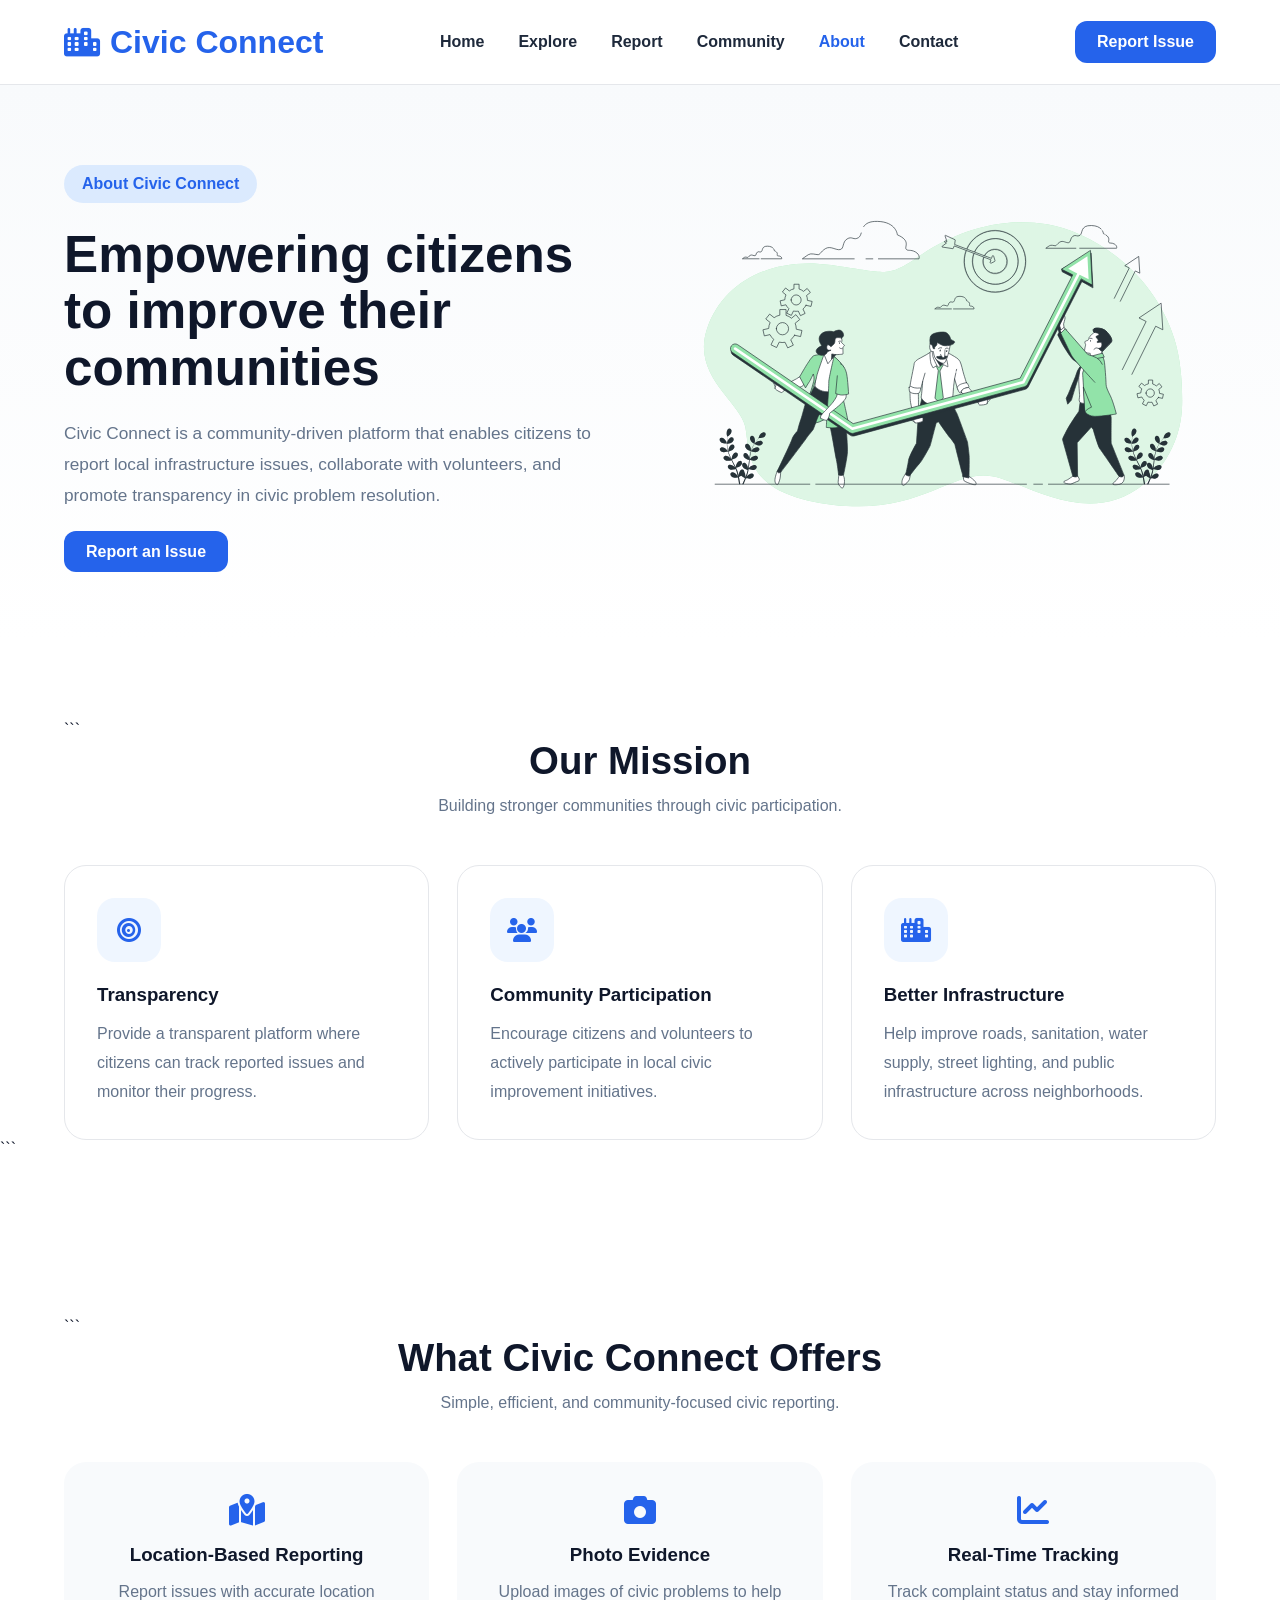
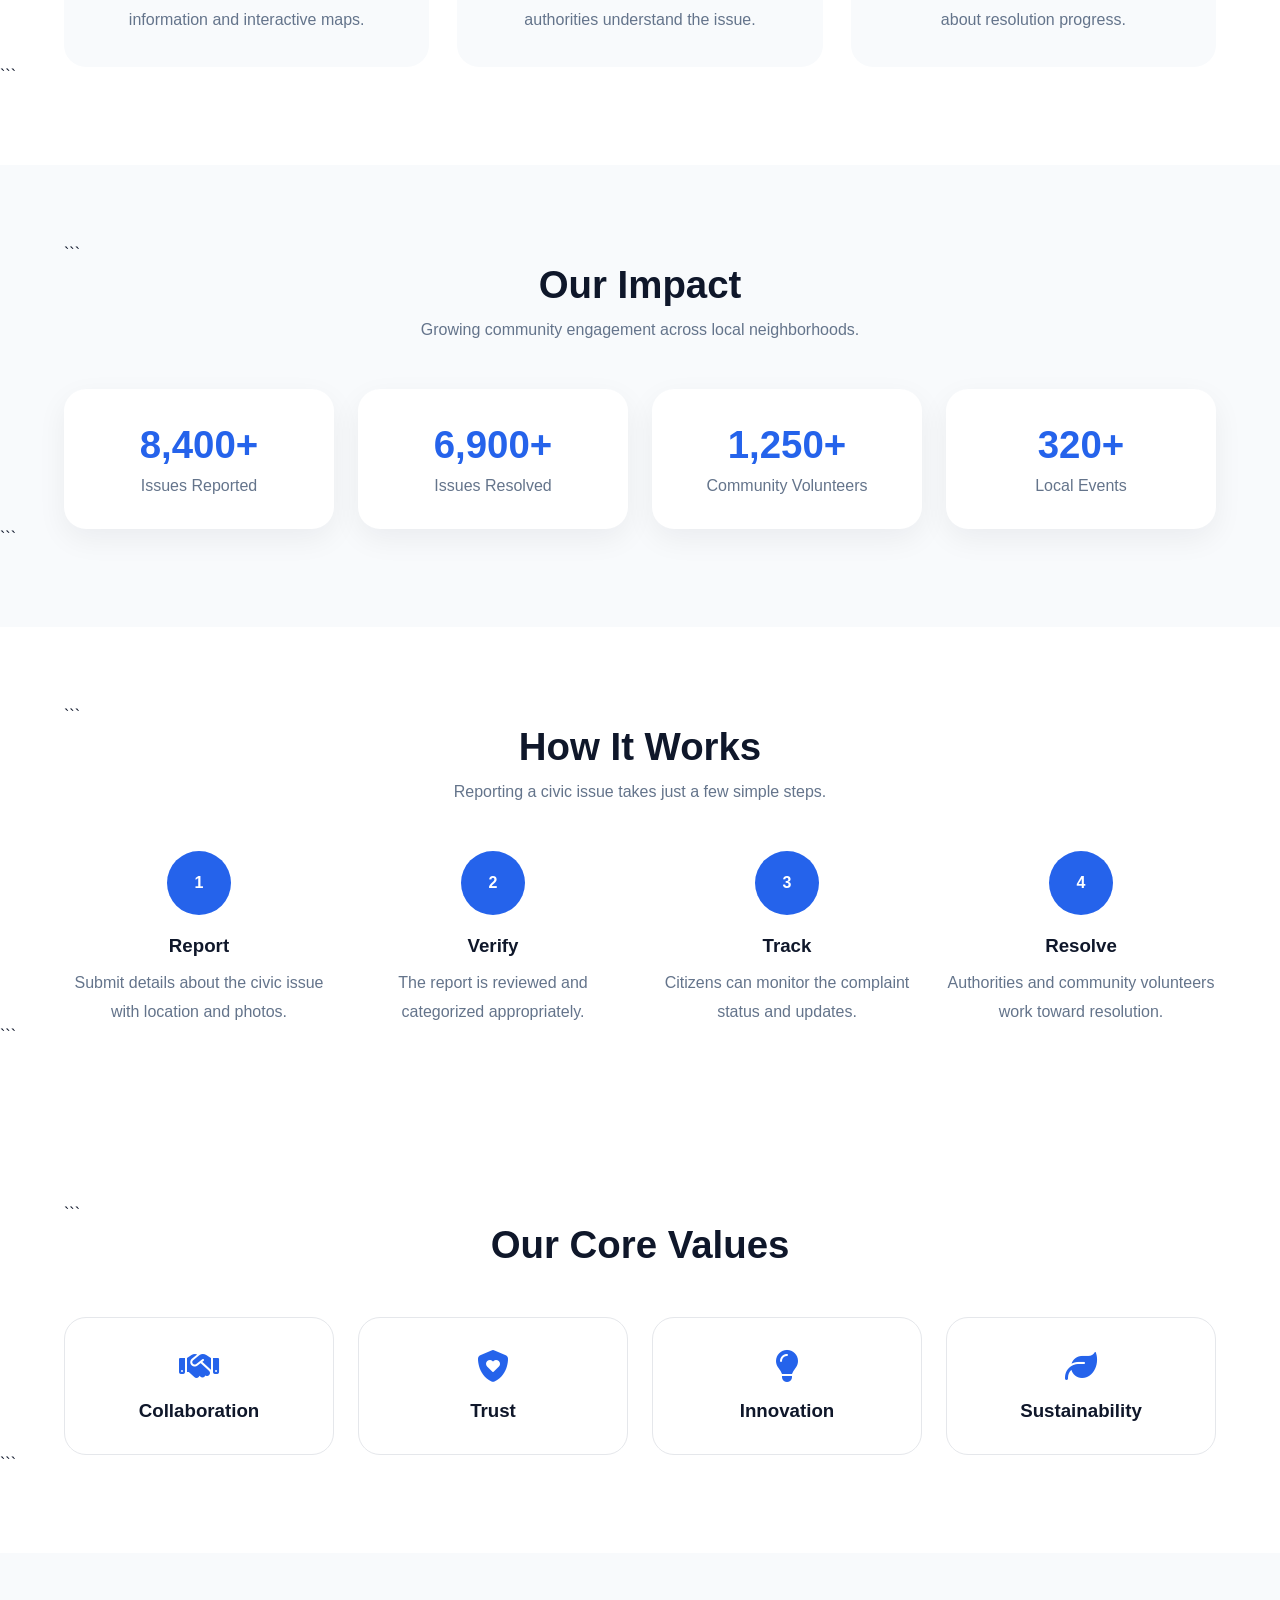
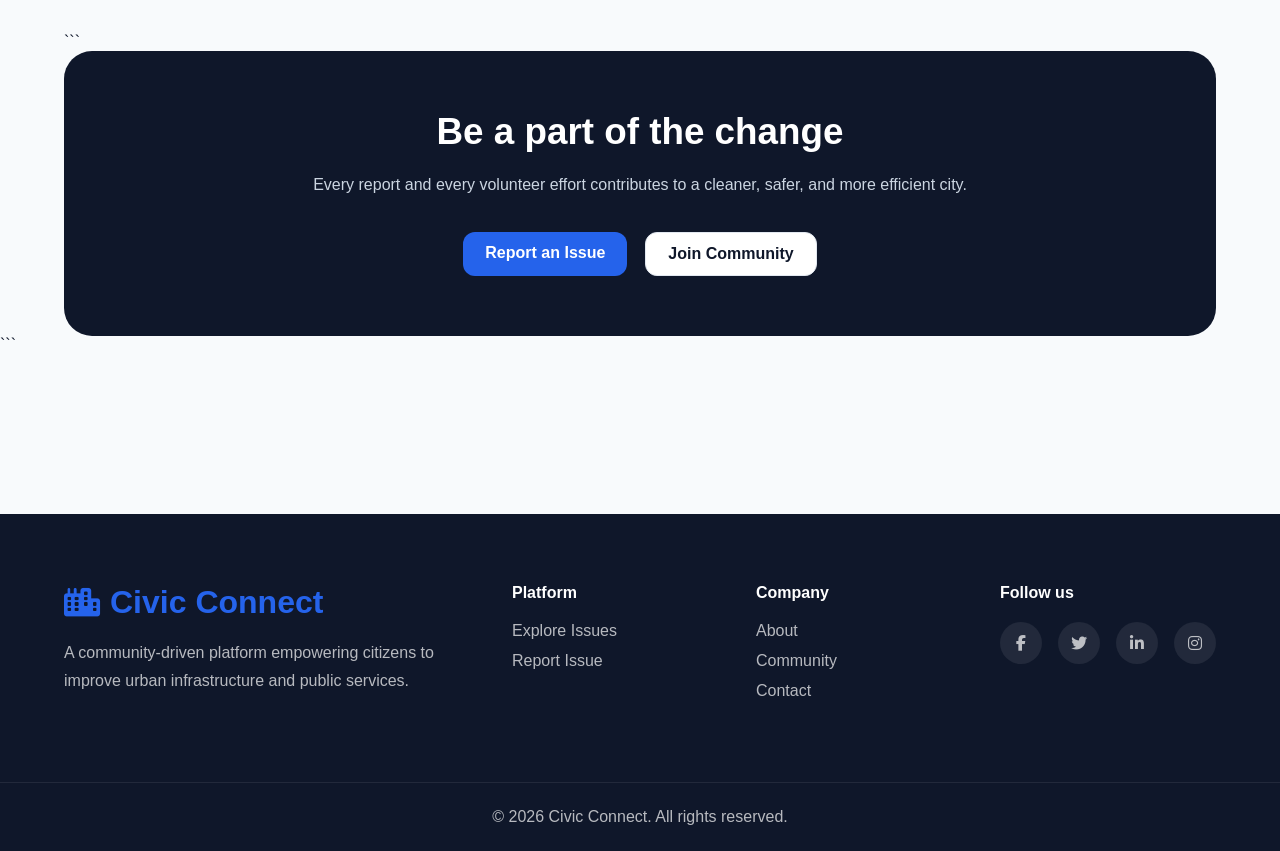
<file: about.html>
<!doctype html>

<html lang="en">
  <head>
    <meta charset="UTF-8" />
    <meta name="viewport" content="width=device-width, initial-scale=1.0" />
    <title>About | Civic Connect</title>

    <link rel="stylesheet" href="css/style.css" />
    <link rel="stylesheet" href="css/about.css" />
    <link rel="stylesheet" href="css/responsive.css" />

    <link
      rel="stylesheet"
      href="https://cdnjs.cloudflare.com/ajax/libs/font-awesome/6.5.2/css/all.min.css"
    />
  </head>
  <body>
    <!-- Navbar -->

    <header class="navbar">
      <div class="container nav-container">
        <a href="index.html" class="logo">
          <i class="fas fa-city"></i>
          Civic Connect
        </a>

        <button class="menu-toggle" id="menuToggle">
          <i class="fas fa-bars"></i>
        </button>

        <nav class="nav-links" id="navLinks">
          <a href="index.html">Home</a>
          <a href="explore.html">Explore</a>
          <a href="report.html">Report</a>
          <a href="community.html">Community</a>
          <a href="about.html" class="active">About</a>
          <a href="contact.html">Contact</a>
        </nav>

        <a href="report.html" class="btn btn-primary desktop-report-btn">
          Report Issue
        </a>
      </div>
    </header>

    <!-- Hero -->

    <section class="about-hero">
      <div class="container about-hero-content">
        <div class="hero-text">
          <span class="hero-badge">About Civic Connect</span>

          <h1>Empowering citizens to improve their communities</h1>

          <p>
            Civic Connect is a community-driven platform that enables citizens
            to report local infrastructure issues, collaborate with volunteers,
            and promote transparency in civic problem resolution.
          </p>

          <a href="report.html" class="btn btn-primary"> Report an Issue </a>
        </div>

        <div class="hero-image">
          <img src="assets/images/about.svg" alt="Civic Connect" />
        </div>
      </div>
    </section>

    <!-- Mission -->

    <section class="mission-section">
      <div class="container">
        ```
        <div class="section-header">
          <h2>Our Mission</h2>
          <p>Building stronger communities through civic participation.</p>
        </div>

        <div class="mission-grid">
          <div class="mission-card">
            <div class="mission-icon">
              <i class="fas fa-bullseye"></i>
            </div>
            <h3>Transparency</h3>
            <p>
              Provide a transparent platform where citizens can track reported
              issues and monitor their progress.
            </p>
          </div>

          <div class="mission-card">
            <div class="mission-icon">
              <i class="fas fa-users"></i>
            </div>
            <h3>Community Participation</h3>
            <p>
              Encourage citizens and volunteers to actively participate in local
              civic improvement initiatives.
            </p>
          </div>

          <div class="mission-card">
            <div class="mission-icon">
              <i class="fas fa-city"></i>
            </div>
            <h3>Better Infrastructure</h3>
            <p>
              Help improve roads, sanitation, water supply, street lighting, and
              public infrastructure across neighborhoods.
            </p>
          </div>
        </div>
      </div>
      ```
    </section>

    <!-- Platform Features -->

    <section class="features-section">
      <div class="container">
        ```
        <div class="section-header">
          <h2>What Civic Connect Offers</h2>
          <p>Simple, efficient, and community-focused civic reporting.</p>
        </div>

        <div class="features-grid">
          <div class="feature-card">
            <i class="fas fa-map-location-dot"></i>
            <h3>Location-Based Reporting</h3>
            <p>
              Report issues with accurate location information and interactive
              maps.
            </p>
          </div>

          <div class="feature-card">
            <i class="fas fa-camera"></i>
            <h3>Photo Evidence</h3>
            <p>
              Upload images of civic problems to help authorities understand the
              issue.
            </p>
          </div>

          <div class="feature-card">
            <i class="fas fa-chart-line"></i>
            <h3>Real-Time Tracking</h3>
            <p>
              Track complaint status and stay informed about resolution
              progress.
            </p>
          </div>
        </div>
      </div>
      ```
    </section>

    <!-- Impact -->

    <section class="impact-section">
      <div class="container">
        ```
        <div class="section-header">
          <h2>Our Impact</h2>
          <p>Growing community engagement across local neighborhoods.</p>
        </div>

        <div class="impact-grid">
          <div class="impact-card">
            <h3>8,400+</h3>
            <p>Issues Reported</p>
          </div>

          <div class="impact-card">
            <h3>6,900+</h3>
            <p>Issues Resolved</p>
          </div>

          <div class="impact-card">
            <h3>1,250+</h3>
            <p>Community Volunteers</p>
          </div>

          <div class="impact-card">
            <h3>320+</h3>
            <p>Local Events</p>
          </div>
        </div>
      </div>
      ```
    </section>

    <!-- How it works -->

    <section class="process-section">
      <div class="container">
        ```
        <div class="section-header">
          <h2>How It Works</h2>
          <p>Reporting a civic issue takes just a few simple steps.</p>
        </div>

        <div class="process-grid">
          <div class="process-step">
            <div class="step-number">1</div>
            <h3>Report</h3>
            <p>
              Submit details about the civic issue with location and photos.
            </p>
          </div>

          <div class="process-step">
            <div class="step-number">2</div>
            <h3>Verify</h3>
            <p>The report is reviewed and categorized appropriately.</p>
          </div>

          <div class="process-step">
            <div class="step-number">3</div>
            <h3>Track</h3>
            <p>Citizens can monitor the complaint status and updates.</p>
          </div>

          <div class="process-step">
            <div class="step-number">4</div>
            <h3>Resolve</h3>
            <p>Authorities and community volunteers work toward resolution.</p>
          </div>
        </div>
      </div>
      ```
    </section>

    <!-- Values -->

    <section class="values-section">
      <div class="container">
        ```
        <div class="section-header">
          <h2>Our Core Values</h2>
        </div>

        <div class="values-grid">
          <div class="value-card">
            <i class="fas fa-handshake"></i>
            <h3>Collaboration</h3>
          </div>

          <div class="value-card">
            <i class="fas fa-shield-heart"></i>
            <h3>Trust</h3>
          </div>

          <div class="value-card">
            <i class="fas fa-lightbulb"></i>
            <h3>Innovation</h3>
          </div>

          <div class="value-card">
            <i class="fas fa-leaf"></i>
            <h3>Sustainability</h3>
          </div>
        </div>
      </div>
      ```
    </section>

    <!-- CTA -->

    <section class="about-cta">
      <div class="container">
        ```
        <div class="cta-card">
          <h2>Be a part of the change</h2>

          <p>
            Every report and every volunteer effort contributes to a cleaner,
            safer, and more efficient city.
          </p>

          <div class="cta-actions">
            <a href="report.html" class="btn btn-primary"> Report an Issue </a>

            <a href="community.html" class="btn btn-secondary">
              Join Community
            </a>
          </div>
        </div>
      </div>
      ```
    </section>

    <!-- Footer -->

    <footer class="footer">
      <div class="container footer-grid">
        <div>
          <div class="logo footer-logo">
            <i class="fas fa-city"></i>
            Civic Connect
          </div>

          <p>
            A community-driven platform empowering citizens to improve urban
            infrastructure and public services.
          </p>
        </div>

        <div>
          <h4>Platform</h4>
          <a href="explore.html">Explore Issues</a>
          <a href="report.html">Report Issue</a>
        </div>

        <div>
          <h4>Company</h4>
          <a href="about.html">About</a>
          <a href="community.html">Community</a>
          <a href="contact.html">Contact</a>
        </div>

        <div>
          <h4>Follow us</h4>

          <div class="social-links">
            <a href="#"><i class="fab fa-facebook-f"></i></a>
            <a href="#"><i class="fab fa-twitter"></i></a>
            <a href="#"><i class="fab fa-linkedin-in"></i></a>
            <a href="#"><i class="fab fa-instagram"></i></a>
          </div>
        </div>
      </div>

      <div class="footer-bottom">
        <div class="container">
          <p>© 2026 Civic Connect. All rights reserved.</p>
        </div>
      </div>
    </footer>
    <script>
      const menuToggle = document.getElementById("menuToggle");
      const navLinks = document.getElementById("navLinks");

      menuToggle.addEventListener("click", () => {
        navLinks.classList.toggle("active");

        const icon = menuToggle.querySelector("i");

        if (navLinks.classList.contains("active")) {
          icon.classList.remove("fa-bars");
          icon.classList.add("fa-times");
        } else {
          icon.classList.remove("fa-times");
          icon.classList.add("fa-bars");
        }
      });

      document.querySelectorAll(".nav-links a").forEach((link) => {
        link.addEventListener("click", () => {
          navLinks.classList.remove("active");
          menuToggle.querySelector("i").classList.remove("fa-times");
          menuToggle.querySelector("i").classList.add("fa-bars");
        });
      });
    </script>
  </body>
</html>
</file>
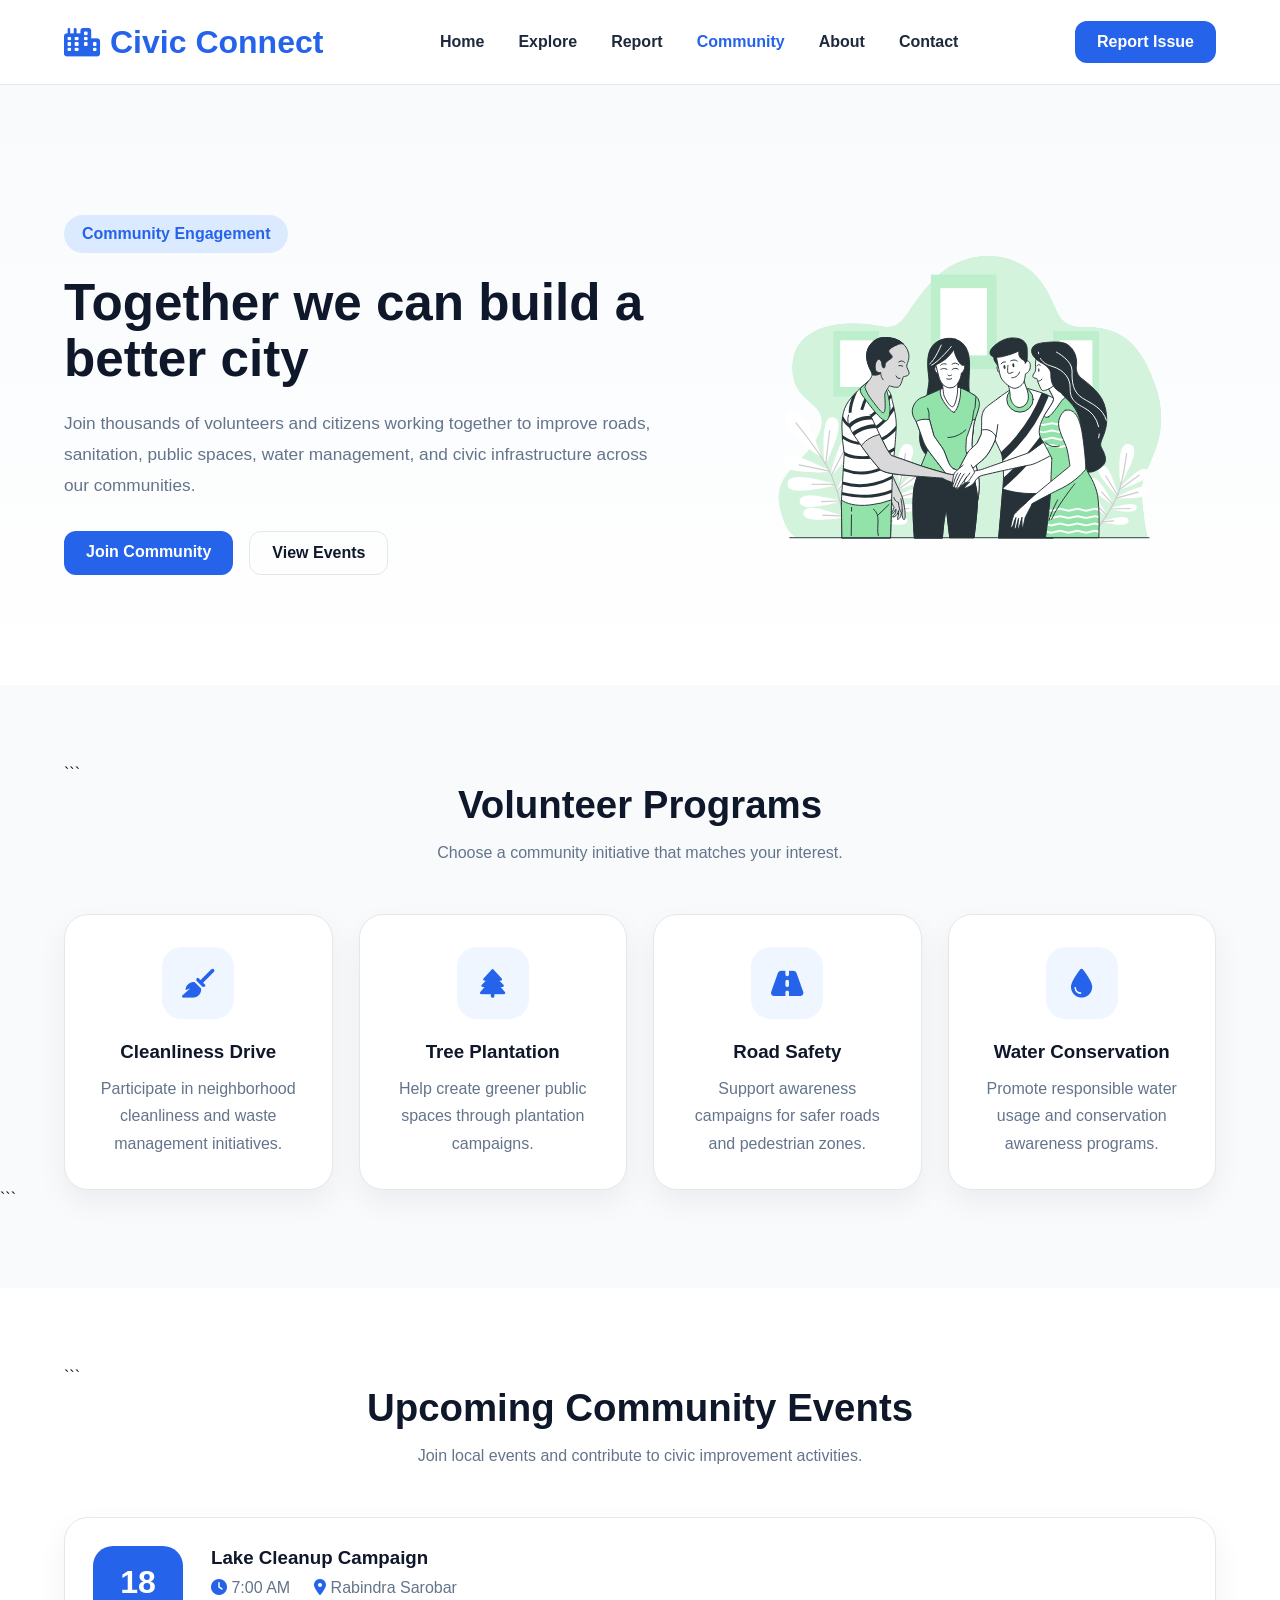
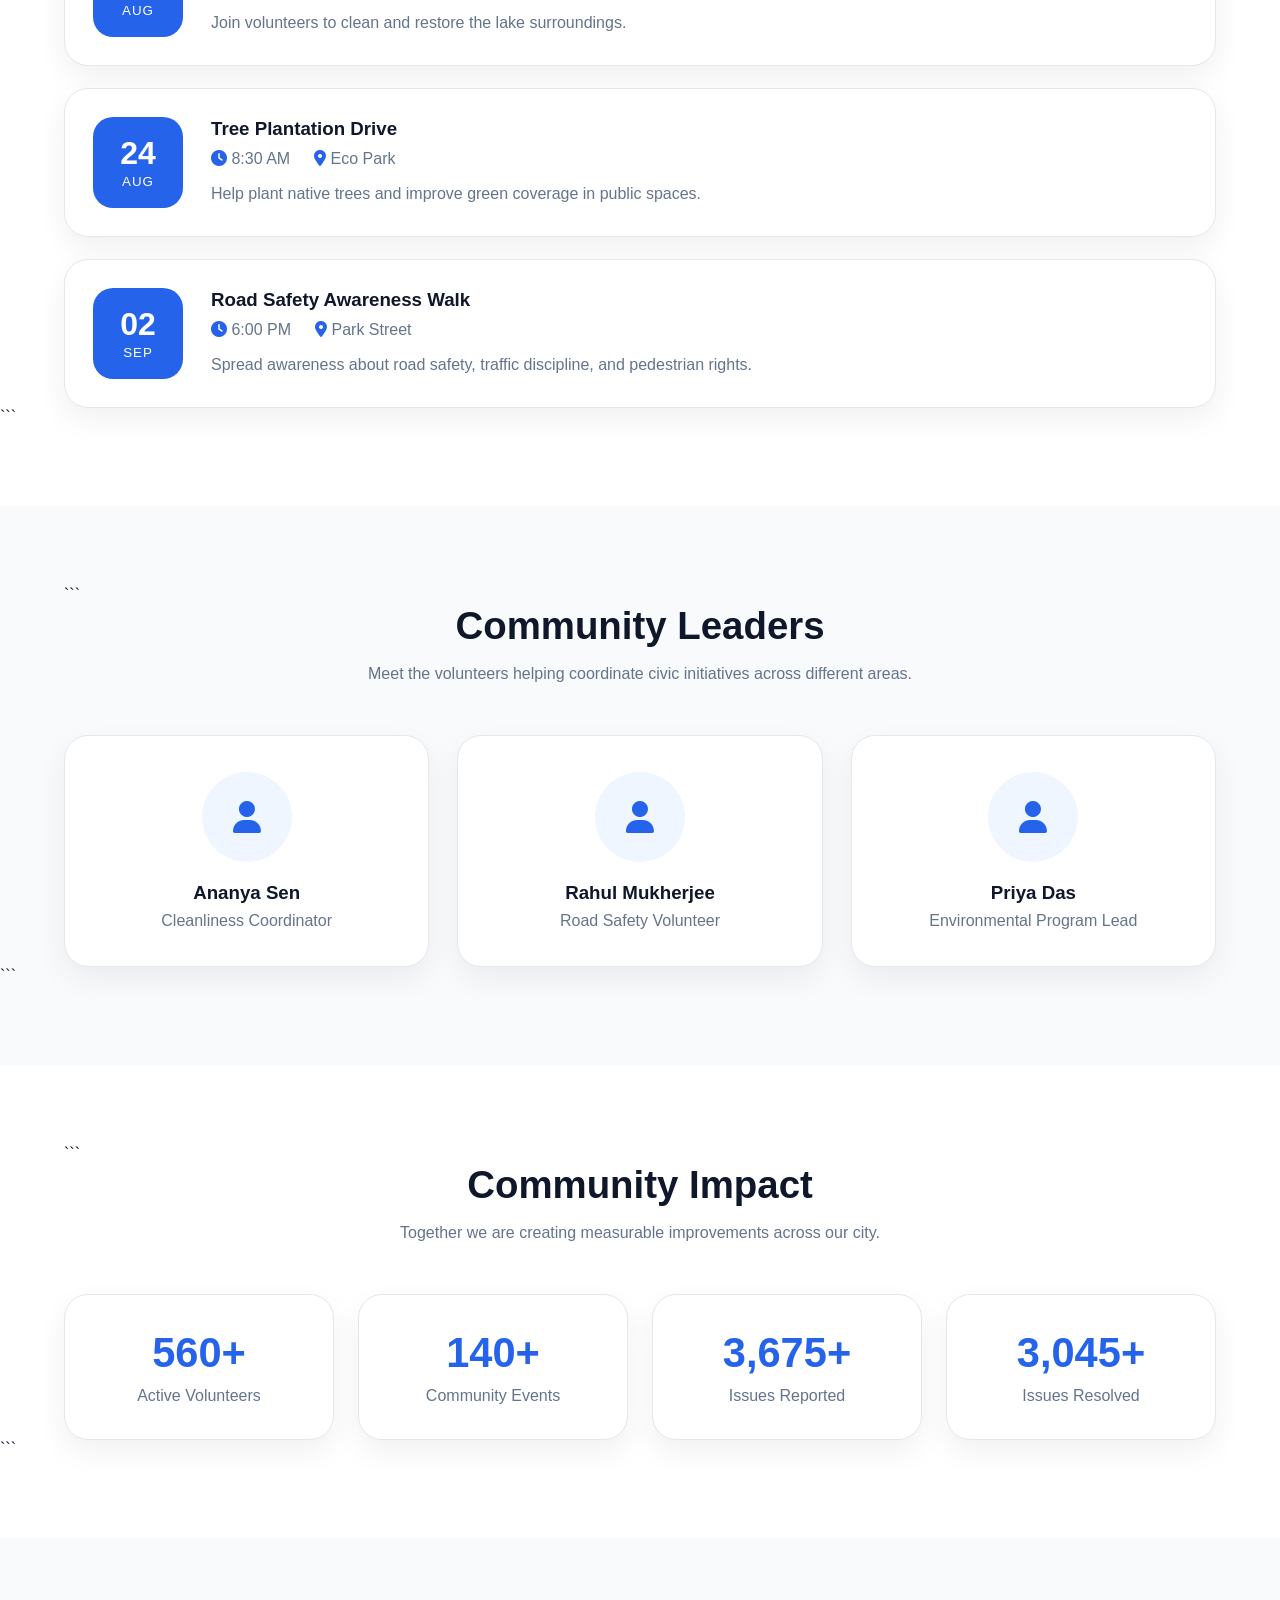
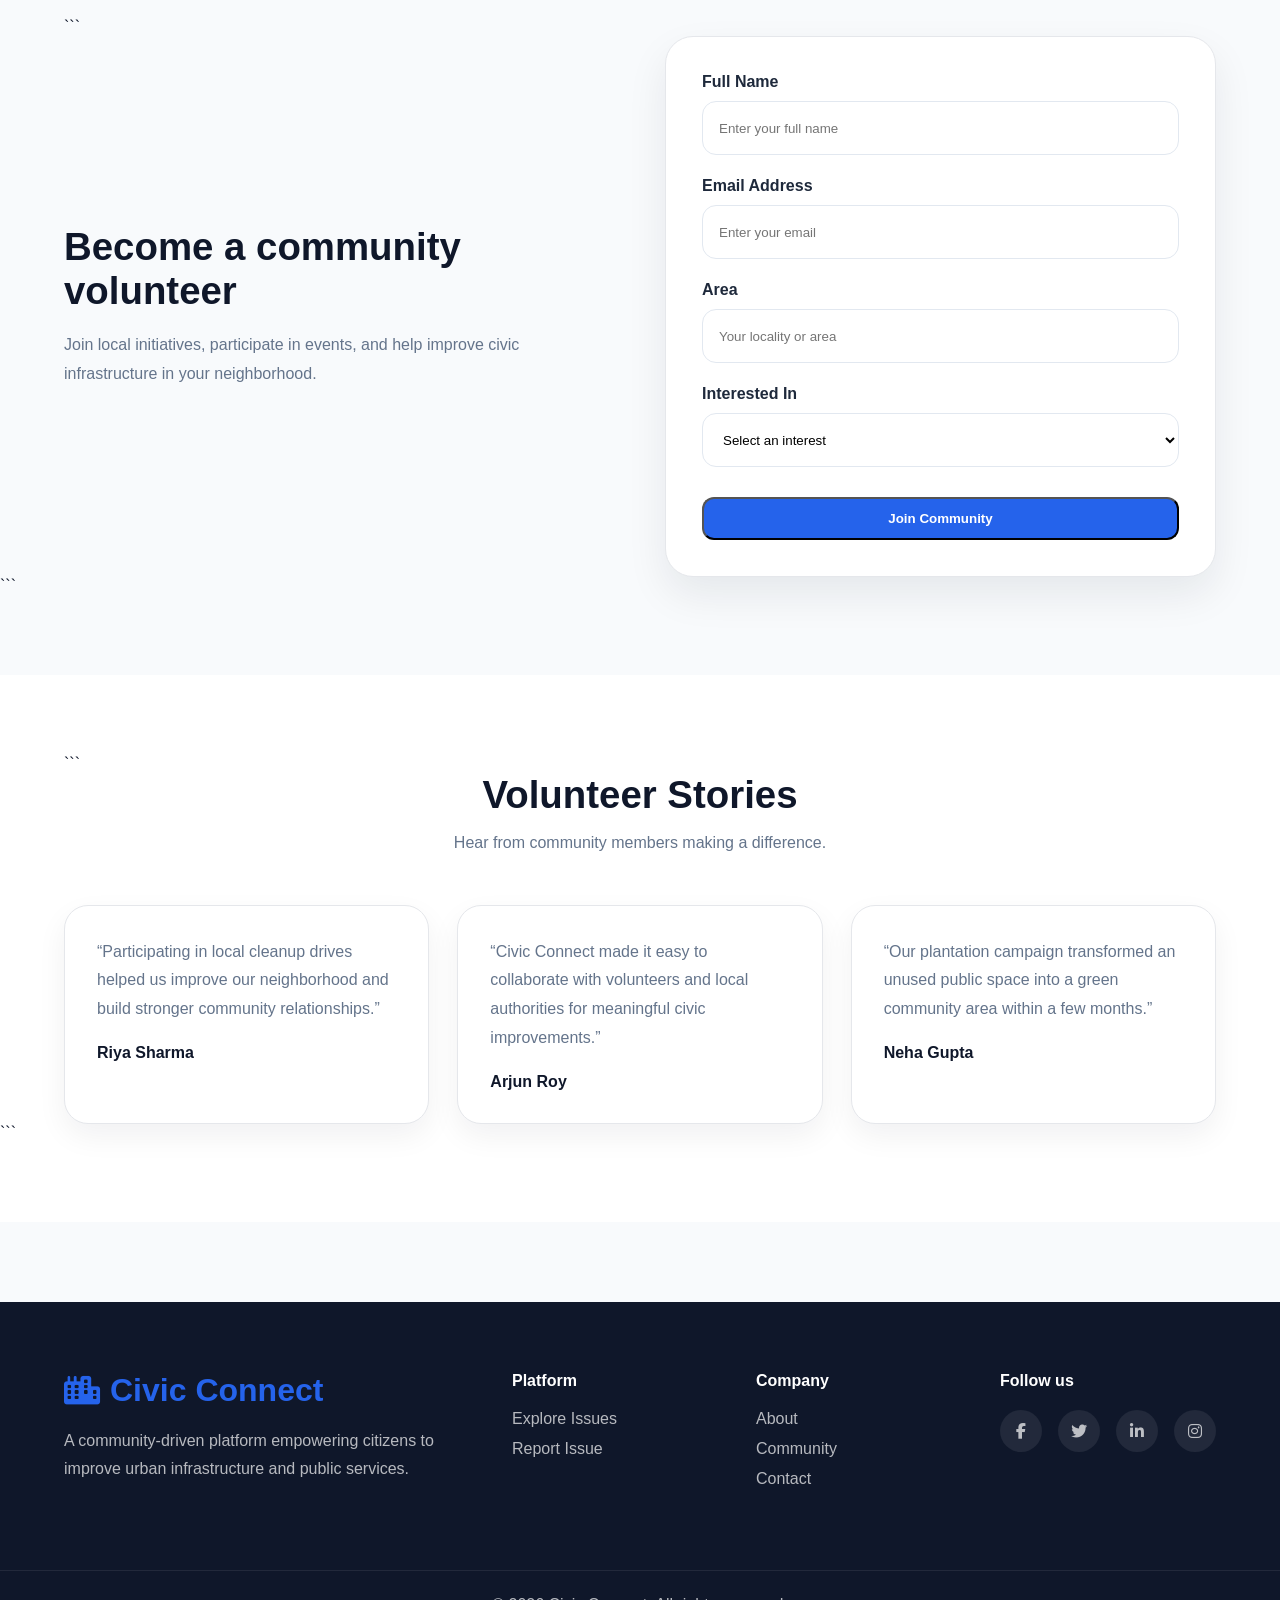
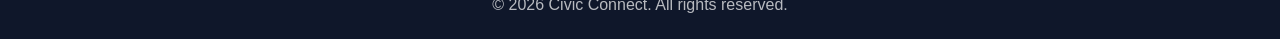
<file: community.html>
<!doctype html>

<html lang="en">
  <head>
    <meta charset="UTF-8" />
    <meta name="viewport" content="width=device-width, initial-scale=1.0" />
    <title>Community | Civic Connect</title>

    <link rel="stylesheet" href="css/style.css" />
    <link rel="stylesheet" href="css/community.css" />
    <link rel="stylesheet" href="css/responsive.css" />

    <link
      rel="stylesheet"
      href="https://cdnjs.cloudflare.com/ajax/libs/font-awesome/6.5.2/css/all.min.css"
    />
  </head>
  <body>
    <!-- Navbar -->

    <header class="navbar">
      <div class="container nav-container">
        <a href="index.html" class="logo">
          <i class="fas fa-city"></i>
          Civic Connect
        </a>

        <button class="menu-toggle" id="menuToggle">
          <i class="fas fa-bars"></i>
        </button>

        <nav class="nav-links" id="navLinks">
          <a href="index.html">Home</a>
          <a href="explore.html">Explore</a>
          <a href="report.html">Report</a>
          <a href="community.html" class="active">Community</a>
          <a href="about.html">About</a>
          <a href="contact.html">Contact</a>
        </nav>

        <a href="report.html" class="btn btn-primary desktop-report-btn">
          Report Issue
        </a>
      </div>
    </header>

    <!-- Hero -->

    <section class="community-hero">
      <div class="container community-hero-content">
        <div class="hero-text">
          <span class="hero-badge">Community Engagement</span>

          <h1>Together we can build a better city</h1>

          <p>
            Join thousands of volunteers and citizens working together to
            improve roads, sanitation, public spaces, water management, and
            civic infrastructure across our communities.
          </p>

          <div class="hero-actions">
            <a href="#join" class="btn btn-primary">Join Community</a>
            <a href="#events" class="btn btn-secondary">View Events</a>
          </div>
        </div>

        <div class="hero-image">
          <img src="assets/images/community.svg" alt="Community volunteers" />
        </div>
      </div>
    </section>

    <!-- Volunteer Programs -->

    <section class="programs-section">
      <div class="container">
        ```
        <div class="section-header">
          <h2>Volunteer Programs</h2>
          <p>Choose a community initiative that matches your interest.</p>
        </div>

        <div class="programs-grid">
          <div class="program-card">
            <div class="program-icon">
              <i class="fas fa-broom"></i>
            </div>
            <h3>Cleanliness Drive</h3>
            <p>
              Participate in neighborhood cleanliness and waste management
              initiatives.
            </p>
          </div>

          <div class="program-card">
            <div class="program-icon">
              <i class="fas fa-tree"></i>
            </div>
            <h3>Tree Plantation</h3>
            <p>
              Help create greener public spaces through plantation campaigns.
            </p>
          </div>

          <div class="program-card">
            <div class="program-icon">
              <i class="fas fa-road"></i>
            </div>
            <h3>Road Safety</h3>
            <p>
              Support awareness campaigns for safer roads and pedestrian zones.
            </p>
          </div>

          <div class="program-card">
            <div class="program-icon">
              <i class="fas fa-droplet"></i>
            </div>
            <h3>Water Conservation</h3>
            <p>
              Promote responsible water usage and conservation awareness
              programs.
            </p>
          </div>
        </div>
      </div>
      ```
    </section>

    <!-- Upcoming Events -->

    <section class="events-section" id="events">
      <div class="container">
        ```
        <div class="section-header">
          <h2>Upcoming Community Events</h2>
          <p>
            Join local events and contribute to civic improvement activities.
          </p>
        </div>

        <div class="events-grid">
          <div class="event-card">
            <div class="event-date">
              <span>18</span>
              <small>AUG</small>
            </div>

            <div class="event-content">
              <h3>Lake Cleanup Campaign</h3>

              <div class="event-meta">
                <span><i class="fas fa-clock"></i> 7:00 AM</span>
                <span
                  ><i class="fas fa-location-dot"></i> Rabindra Sarobar</span
                >
              </div>

              <p>Join volunteers to clean and restore the lake surroundings.</p>
            </div>
          </div>

          <div class="event-card">
            <div class="event-date">
              <span>24</span>
              <small>AUG</small>
            </div>

            <div class="event-content">
              <h3>Tree Plantation Drive</h3>

              <div class="event-meta">
                <span><i class="fas fa-clock"></i> 8:30 AM</span>
                <span><i class="fas fa-location-dot"></i> Eco Park</span>
              </div>

              <p>
                Help plant native trees and improve green coverage in public
                spaces.
              </p>
            </div>
          </div>

          <div class="event-card">
            <div class="event-date">
              <span>02</span>
              <small>SEP</small>
            </div>

            <div class="event-content">
              <h3>Road Safety Awareness Walk</h3>

              <div class="event-meta">
                <span><i class="fas fa-clock"></i> 6:00 PM</span>
                <span><i class="fas fa-location-dot"></i> Park Street</span>
              </div>

              <p>
                Spread awareness about road safety, traffic discipline, and
                pedestrian rights.
              </p>
            </div>
          </div>
        </div>
      </div>
      ```
    </section>

    <!-- Community Leaders -->

    <section class="leaders-section">
      <div class="container">
        ```
        <div class="section-header">
          <h2>Community Leaders</h2>
          <p>
            Meet the volunteers helping coordinate civic initiatives across
            different areas.
          </p>
        </div>

        <div class="leaders-grid">
          <div class="leader-card">
            <div class="leader-avatar">
              <i class="fas fa-user"></i>
            </div>
            <h3>Ananya Sen</h3>
            <p>Cleanliness Coordinator</p>
          </div>

          <div class="leader-card">
            <div class="leader-avatar">
              <i class="fas fa-user"></i>
            </div>
            <h3>Rahul Mukherjee</h3>
            <p>Road Safety Volunteer</p>
          </div>

          <div class="leader-card">
            <div class="leader-avatar">
              <i class="fas fa-user"></i>
            </div>
            <h3>Priya Das</h3>
            <p>Environmental Program Lead</p>
          </div>
        </div>
      </div>
      ```
    </section>

    <!-- Impact -->

    <section class="impact-section">
      <div class="container">
        ```
        <div class="section-header">
          <h2>Community Impact</h2>
          <p>
            Together we are creating measurable improvements across our city.
          </p>
        </div>

        <div class="impact-grid">
          <div class="impact-card">
            <h3>1,250+</h3>
            <p>Active Volunteers</p>
          </div>

          <div class="impact-card">
            <h3>320+</h3>
            <p>Community Events</p>
          </div>

          <div class="impact-card">
            <h3>8,400+</h3>
            <p>Issues Reported</p>
          </div>

          <div class="impact-card">
            <h3>6,900+</h3>
            <p>Issues Resolved</p>
          </div>
        </div>
      </div>
      ```
    </section>

    <!-- Join Community -->

    <section class="join-section" id="join">
      <div class="container">
        ```
        <div class="join-wrapper">
          <div class="join-content">
            <h2>Become a community volunteer</h2>
            <p>
              Join local initiatives, participate in events, and help improve
              civic infrastructure in your neighborhood.
            </p>
          </div>

          <div class="join-form-card">
            <form id="communityForm">
              <div class="form-group">
                <label>Full Name</label>
                <input
                  type="text"
                  placeholder="Enter your full name"
                  required
                />
              </div>

              <div class="form-group">
                <label>Email Address</label>
                <input type="email" placeholder="Enter your email" required />
              </div>

              <div class="form-group">
                <label>Area</label>
                <input
                  type="text"
                  placeholder="Your locality or area"
                  required
                />
              </div>

              <div class="form-group">
                <label>Interested In</label>
                <select required>
                  <option value="">Select an interest</option>
                  <option>Cleanliness Drive</option>
                  <option>Tree Plantation</option>
                  <option>Road Safety</option>
                  <option>Water Conservation</option>
                  <option>Community Awareness</option>
                </select>
              </div>

              <button type="submit" class="btn btn-primary">
                Join Community
              </button>
            </form>
          </div>
        </div>
      </div>
      ```
    </section>

    <!-- Testimonials -->

    <section class="testimonials-section">
      <div class="container">
        ```
        <div class="section-header">
          <h2>Volunteer Stories</h2>
          <p>Hear from community members making a difference.</p>
        </div>

        <div class="testimonials-grid">
          <div class="testimonial-card">
            <p>
              “Participating in local cleanup drives helped us improve our
              neighborhood and build stronger community relationships.”
            </p>
            <h4>Riya Sharma</h4>
          </div>

          <div class="testimonial-card">
            <p>
              “Civic Connect made it easy to collaborate with volunteers and
              local authorities for meaningful civic improvements.”
            </p>
            <h4>Arjun Roy</h4>
          </div>

          <div class="testimonial-card">
            <p>
              “Our plantation campaign transformed an unused public space into a
              green community area within a few months.”
            </p>
            <h4>Neha Gupta</h4>
          </div>
        </div>
      </div>
      ```
    </section>

    <!-- Footer -->

    <footer class="footer">
      <div class="container footer-grid">
        <div>
          <div class="logo footer-logo">
            <i class="fas fa-city"></i>
            Civic Connect
          </div>

          <p>
            A community-driven platform empowering citizens to improve urban
            infrastructure and public services.
          </p>
        </div>

        <div>
          <h4>Platform</h4>
          <a href="explore.html">Explore Issues</a>
          <a href="report.html">Report Issue</a>
        </div>

        <div>
          <h4>Company</h4>
          <a href="about.html">About</a>
          <a href="community.html">Community</a>
          <a href="contact.html">Contact</a>
        </div>

        <div>
          <h4>Follow us</h4>

          <div class="social-links">
            <a href="#"><i class="fab fa-facebook-f"></i></a>
            <a href="#"><i class="fab fa-twitter"></i></a>
            <a href="#"><i class="fab fa-linkedin-in"></i></a>
            <a href="#"><i class="fab fa-instagram"></i></a>
          </div>
        </div>
      </div>

      <div class="footer-bottom">
        <div class="container">
          <p>© 2026 Civic Connect. All rights reserved.</p>
        </div>
      </div>
    </footer>

    <script src="js/community.js"></script>
    <script>
      const menuToggle = document.getElementById("menuToggle");
      const navLinks = document.getElementById("navLinks");

      menuToggle.addEventListener("click", () => {
        navLinks.classList.toggle("active");

        const icon = menuToggle.querySelector("i");

        if (navLinks.classList.contains("active")) {
          icon.classList.remove("fa-bars");
          icon.classList.add("fa-times");
        } else {
          icon.classList.remove("fa-times");
          icon.classList.add("fa-bars");
        }
      });

      document.querySelectorAll(".nav-links a").forEach((link) => {
        link.addEventListener("click", () => {
          navLinks.classList.remove("active");
          menuToggle.querySelector("i").classList.remove("fa-times");
          menuToggle.querySelector("i").classList.add("fa-bars");
        });
      });
    </script>
  </body>
</html>
</file>
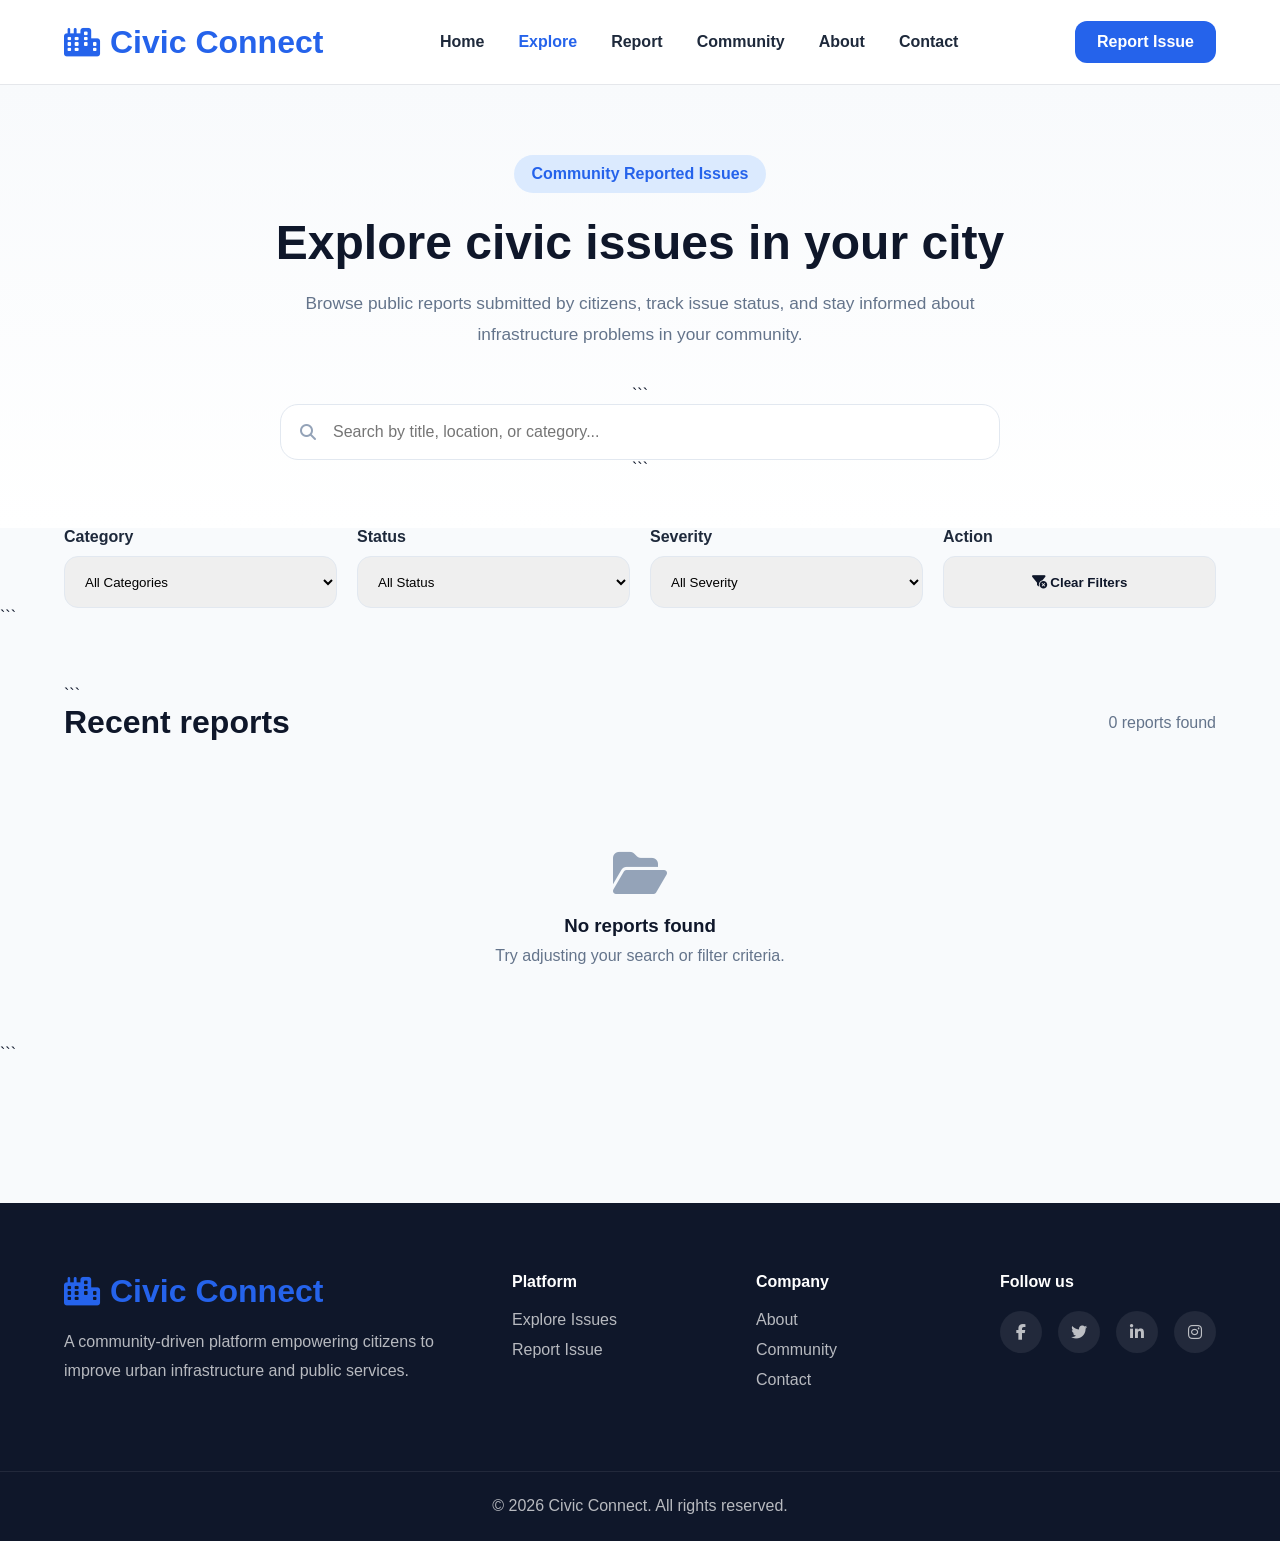
<file: explore.html>
<!doctype html>

<html lang="en">
  <head>
    <meta charset="UTF-8" />
    <meta name="viewport" content="width=device-width, initial-scale=1.0" />
    <title>Explore Issues | Civic Connect</title>

    <link rel="stylesheet" href="css/style.css" />
    <link rel="stylesheet" href="css/explore.css" />
    <link rel="stylesheet" href="css/responsive.css" />

    <link
      rel="stylesheet"
      href="https://cdnjs.cloudflare.com/ajax/libs/font-awesome/6.5.2/css/all.min.css"
    />
  </head>
  <body>
    <!-- Navbar -->

    <header class="navbar">
      <div class="container nav-container">
        <a href="index.html" class="logo">
          <i class="fas fa-city"></i>
          Civic Connect
        </a>

        <button class="menu-toggle" id="menuToggle">
          <i class="fas fa-bars"></i>
        </button>

        <nav class="nav-links" id="navLinks">
          <a href="index.html">Home</a>
          <a href="explore.html" class="active">Explore</a>
          <a href="report.html">Report</a>
          <a href="community.html">Community</a>
          <a href="about.html">About</a>
          <a href="contact.html">Contact</a>
        </nav>

        <a href="report.html" class="btn btn-primary desktop-report-btn">
          Report Issue
        </a>
      </div>
    </header>

    <!-- Hero -->

    <section class="explore-hero">
      <div class="container">
        <span class="hero-badge">Community Reported Issues</span>
        <h1>Explore civic issues in your city</h1>
        <p>
          Browse public reports submitted by citizens, track issue status, and
          stay informed about infrastructure problems in your community.
        </p>

        ```
        <!-- Search -->
        <div class="search-bar">
          <i class="fas fa-search"></i>
          <input
            type="text"
            id="searchInput"
            placeholder="Search by title, location, or category..."
          />
        </div>
      </div>
      ```
    </section>

    <!-- Filters -->

    <section class="filters-section">
      <div class="container">
        <div class="filters-grid">
          <!-- Category -->
          <div class="filter-group">
            <label>Category</label>
            <select id="categoryFilter">
              <option value="">All Categories</option>
              <option value="Roads">Roads</option>
              <option value="Water">Water</option>
              <option value="Garbage">Garbage</option>
              <option value="Drainage">Drainage</option>
              <option value="Street Lights">Street Lights</option>
              <option value="Electricity">Electricity</option>
              <option value="Public Transport">Public Transport</option>
              <option value="Parks">Parks</option>
              <option value="Other">Other</option>
            </select>
          </div>

          <!-- Status -->
          <div class="filter-group">
            <label>Status</label>
            <select id="statusFilter">
              <option value="">All Status</option>
              <option value="Pending">Pending</option>
              <option value="In Progress">In Progress</option>
              <option value="Resolved">Resolved</option>
            </select>
          </div>

          <!-- Severity -->
          <div class="filter-group">
            <label>Severity</label>
            <select id="severityFilter">
              <option value="">All Severity</option>
              <option value="Low">Low</option>
              <option value="Medium">Medium</option>
              <option value="High">High</option>
            </select>
          </div>

          <!-- Actions -->
          <div class="filter-group action-group">
            <label>Action</label>
            <button id="clearFilters" class="btn btn-secondary">
              <i class="fas fa-filter-circle-xmark"></i>
              Clear Filters
            </button>
          </div>
        </div>
      </div>
      ```
    </section>

    <!-- Results -->

    <section class="explore-section">
      <div class="container">
        ```
        <div class="results-header">
          <h2>Recent reports</h2>
          <p id="resultsCount">Loading reports...</p>
        </div>

        <!-- Dynamic Cards -->
        <div class="issues-grid" id="issuesGrid">
          <!-- JS will load issue cards here -->
        </div>

        <!-- Empty State -->
        <div class="empty-state" id="emptyState" style="display: none">
          <i class="fas fa-folder-open"></i>
          <h3>No reports found</h3>
          <p>Try adjusting your search or filter criteria.</p>
        </div>
      </div>
      ```
    </section>

    <!-- Issue Details Modal -->

    <div class="issue-modal" id="issueModal">
      <div class="modal-content">
        ```
        <button class="close-modal" id="closeModal">
          <i class="fas fa-xmark"></i>
        </button>

        <div class="modal-image" id="modalImage"></div>

        <div class="modal-body">
          <div class="modal-header">
            <h2 id="modalTitle"></h2>
            <span id="modalStatus" class="status-badge"></span>
          </div>

          <div class="modal-meta">
            <div class="meta-item">
              <i class="fas fa-layer-group"></i>
              <span id="modalCategory"></span>
            </div>

            <div class="meta-item">
              <i class="fas fa-location-dot"></i>
              <span id="modalLocation"></span>
            </div>

            <div class="meta-item">
              <i class="fas fa-calendar"></i>
              <span id="modalDate"></span>
            </div>

            <div class="meta-item">
              <i class="fas fa-circle-exclamation"></i>
              <span id="modalSeverity"></span>
            </div>
          </div>

          <div class="modal-description">
            <h3>Description</h3>
            <p id="modalDescription"></p>
          </div>
        </div>
      </div>
      ```
    </div>

    <!-- Footer -->

    <footer class="footer">
      <div class="container footer-grid">
        <div>
          <div class="logo footer-logo">
            <i class="fas fa-city"></i>
            Civic Connect
          </div>

          <p>
            A community-driven platform empowering citizens to improve urban
            infrastructure and public services.
          </p>
        </div>

        <div>
          <h4>Platform</h4>
          <a href="explore.html">Explore Issues</a>
          <a href="report.html">Report Issue</a>
        </div>

        <div>
          <h4>Company</h4>
          <a href="about.html">About</a>
          <a href="community.html">Community</a>
          <a href="contact.html">Contact</a>
        </div>

        <div>
          <h4>Follow us</h4>

          <div class="social-links">
            <a href="#"><i class="fab fa-facebook-f"></i></a>
            <a href="#"><i class="fab fa-twitter"></i></a>
            <a href="#"><i class="fab fa-linkedin-in"></i></a>
            <a href="#"><i class="fab fa-instagram"></i></a>
          </div>
        </div>
      </div>

      <div class="footer-bottom">
        <div class="container">
          <p>© 2026 Civic Connect. All rights reserved.</p>
        </div>
      </div>
    </footer>

    <script src="js/explore.js"></script>
    <script>
      const menuToggle = document.getElementById("menuToggle");
      const navLinks = document.getElementById("navLinks");

      menuToggle.addEventListener("click", () => {
        navLinks.classList.toggle("active");

        const icon = menuToggle.querySelector("i");

        if (navLinks.classList.contains("active")) {
          icon.classList.remove("fa-bars");
          icon.classList.add("fa-times");
        } else {
          icon.classList.remove("fa-times");
          icon.classList.add("fa-bars");
        }
      });

      document.querySelectorAll(".nav-links a").forEach((link) => {
        link.addEventListener("click", () => {
          navLinks.classList.remove("active");
          menuToggle.querySelector("i").classList.remove("fa-times");
          menuToggle.querySelector("i").classList.add("fa-bars");
        });
      });
    </script>
  </body>
</html>
</file>
<file: css/style.css>
:root {
    --primary: #2563EB;
    --primary-dark: #1D4ED8;
    --dark: #0F172A;
    --gray: #64748B;
    --light: #F8FAFC;
    --white: #FFFFFF;
    --border: #E2E8F0;
    --radius: 16px;
}

* {
    margin: 0;
    padding: 0;
    box-sizing: border-box;
}

body {
    font-family: 'Poppins', sans-serif;
    background: var(--light);
    color: var(--dark);
}

.container {
    width: 90%;
    max-width: 1200px;
    margin: auto;
}

.navbar {
    position: sticky;
    top: 0;
    background: rgba(255,255,255,0.95);
    backdrop-filter: blur(10px);
    border-bottom: 1px solid var(--border);
    z-index: 1000;
}

.nav-container {
    display: flex;
    justify-content: space-between;
    align-items: center;
    height: 80px;
}

.logo {
    font-size: 1.5rem;
    font-weight: 700;
    color: var(--primary);
}

.nav-links {
    display: flex;
    gap: 28px;
}

.nav-links a {
    text-decoration: none;
    color: var(--dark);
    font-weight: 500;
}

.btn {
    padding: 12px 22px;
    border-radius: 12px;
    text-decoration: none;
    font-weight: 600;
}

.btn-primary {
    background: var(--primary);
    color: white;
}

.btn-secondary {
    border: 1px solid var(--border);
    color: var(--dark);
}

.hero {
 padding: 32px 0 100px;
  background:
        radial-gradient(circle at top right,
        rgba(37,99,235,0.08),
        transparent 40%),
        var(--light);
}

.hero-container {
    display: grid;
    grid-template-columns: 1fr 1fr;
    align-items: center;
    gap: 60px;
}

.hero-badge {
    display: inline-block;
    background: #DBEAFE;
    color: var(--primary);
    padding: 10px 18px;
    border-radius: 999px;
    font-weight: 600;
    margin-bottom: 20px;
}

.hero h1 {
    font-size: 4rem;
    line-height: 1.1;
    margin-bottom: 20px;
}

.hero p {
     max-width: 540px;
    color: var(--gray);
    font-size: 1.1rem;
    margin-bottom: 30px;
}

.hero-buttons {
    display: flex;
    gap: 20px;
}

.hero-image img {
    width: 100%;
}

.section {
    padding: 60px 0;
}

.stats-grid {
    display: grid;
    grid-template-columns: repeat(4, 1fr);
    gap: 24px;
}

.stat-card {
    background: white;
    padding: 32px;
    border-radius: 20px;
    text-align: center;
    box-shadow: 0 10px 30px rgba(0,0,0,0.05);
     transition: all 0.3s ease;
}

.stat-card:hover {
    transform: translateY(-10px);
    box-shadow: 0 20px 40px rgba(37,99,235,0.12);
}

.stat-card h2 {
    font-size: 2.5rem;
    color: var(--primary);
    margin-bottom: 10px;
}

.stat-card p {
    color: var(--gray);
}

.section-header {
    text-align: center;
    margin-bottom: 50px;
}

.section-header h2 {
    font-size: 2.2rem;
    margin-bottom: 12px;
}

.section-header p {
    color: var(--gray);
}

.category-grid {
    display: grid;
    grid-template-columns: repeat(3, 1fr);
    gap: 24px;
}

.category-icon {
    width: 70px;
    height: 70px;
    border-radius: 50%;
    background: #EFF6FF;
    display: flex;
    align-items: center;
    justify-content: center;
    margin: 0 auto 18px;
}

.category-card {
    background: white;
    padding: 32px;
    border-radius: 20px;
    text-align: center;
    transition: 0.3s;
    box-shadow: 0 10px 30px rgba(0,0,0,0.05);
}

.category-card:hover {
    transform: translateY(-8px);
}

.category-card i {
    font-size: 2rem;
    color: var(--primary);
    margin-bottom: 18px;
}
.reports-grid {
    display: grid;
    grid-template-columns: repeat(3, 1fr);
    gap: 24px;
}

.report-card {
    background: white;
    border-radius: 20px;
    padding: 28px;
    box-shadow: 0 10px 30px rgba(0,0,0,0.05);
    transition: 0.3s;
}

.report-card:hover {
    transform: translateY(-8px);
    box-shadow: 0 18px 40px rgba(0,0,0,0.08);
}

.report-top {
    display: flex;
    justify-content: space-between;
    align-items: center;
    margin-bottom: 18px;
}

.category {
    padding: 8px 14px;
    border-radius: 999px;
    font-size: 0.85rem;
    font-weight: 600;
}

.category.roads {
    background: #DBEAFE;
    color: #1D4ED8;
}

.category.water {
    background: #DCFCE7;
    color: #15803D;
}

.category.garbage {
    background: #FEF3C7;
    color: #B45309;
}

.status {
    padding: 8px 14px;
    border-radius: 999px;
    font-size: 0.8rem;
    font-weight: 600;
}

.status.pending {
    background: #FEE2E2;
    color: #DC2626;
}

.status.progress {
    background: #DBEAFE;
    color: #2563EB;
}

.status.resolved {
    background: #DCFCE7;
    color: #16A34A;
}

.report-card h3 {
    font-size: 1.3rem;
    margin-bottom: 14px;
}

.report-card p {
    color: var(--gray);
    margin-bottom: 20px;
    line-height: 1.7;
}

.report-meta {
    display: flex;
    justify-content: space-between;
    color: var(--gray);
    font-size: 0.9rem;
}

.report-meta i {
    margin-right: 6px;
    color: var(--primary);
}

.reports-btn {
    text-align: center;
    margin-top: 40px;
}

    .map-container {
    background: white;
    border-radius: 24px;
    overflow: hidden;
    box-shadow: 0 10px 30px rgba(0,0,0,0.06);
}

#cityMap {
    width: 100%;
    height: 500px;
}

.cta-box {
    background: linear-gradient(135deg, #2563EB, #1D4ED8);
    color: white;
    border-radius: 28px;
    padding: 60px;
    display: flex;
    justify-content: space-between;
    align-items: center;
    gap: 40px;
}

.cta-box h2 {
    font-size: 2.3rem;
    margin-bottom: 16px;
}

.cta-box p {
    max-width: 600px;
    color: rgba(255,255,255,0.85);
}

.cta-box .btn-primary {
    background: white;
    color: var(--primary);
     padding: 16px 32px;
    font-size: 1rem;
}

.footer {
    background: var(--dark);
    color: white;
    margin-top: 80px;
}

.footer-grid {
    display: grid;
    grid-template-columns: 2fr 1fr 1fr 1fr;
    gap: 40px;
    padding: 70px 0;
}

.footer-logo {
    color: white;
    margin-bottom: 18px;
}

.footer p {
    color: rgba(255,255,255,0.7);
    line-height: 1.8;
}

.footer h4 {
    margin-bottom: 20px;
}

.footer a {
    display: block;
    color: rgba(255,255,255,0.7);
    text-decoration: none;
    margin-bottom: 12px;
}

.social-links {
    display: flex;
    gap: 16px;
}

.social-links a {
    width: 42px;
    height: 42px;
    border-radius: 50%;
    background: rgba(255,255,255,0.08);
    display: flex;
    align-items: center;
    justify-content: center;
}

.footer-bottom {
    border-top: 1px solid rgba(255,255,255,0.08);
    padding: 20px 0;
    text-align: center;
    color: rgba(255,255,255,0.6);
}

/* ===================================
   Premium navbar
=================================== */

.navbar {
  position: sticky;
  top: 0;
  z-index: 1000;
  background: rgba(255, 255, 255, 0.95);
  backdrop-filter: blur(10px);
  border-bottom: 1px solid #e5e7eb;
}

.nav-container {
  display: flex;
  align-items: center;
  justify-content: space-between;
  height: 84px;
}

.logo {
  display: flex;
  align-items: center;
  gap: 10px;
  font-size: 2rem;
  font-weight: 700;
  color: #2563eb;
  text-decoration: none;
}

.logo i {
  font-size: 1.8rem;
}

.nav-links {
  display: flex;
  align-items: center;
  gap: 34px;
}

.nav-links a {
  color: #1e293b;
  text-decoration: none;
  font-weight: 600;
  transition: color 0.3s ease;
}

.nav-links a:hover,
.nav-links a.active {
  color: #2563eb;
}

.nav-btn {
  padding: 12px 22px;
  border-radius: 14px;
}

@media (max-width: 992px) {
  .nav-links {
    display: none;
  }

  .nav-btn {
    display: none;
  }
}

@media (max-width: 480px) {

  /* ===================================
     CTA section
  =================================== */

  .cta-box {
    flex-direction: column;
    text-align: center;
    padding: 36px 24px;
    gap: 24px;
    border-radius: 22px;
  }

  .cta-content {
    width: 100%;
  }

  .cta-box h2 {
    font-size: 1.9rem;
    line-height: 1.2;
    margin-bottom: 14px;
  }

  .cta-box p {
    max-width: 100%;
    font-size: 0.95rem;
    line-height: 1.7;
  }

  .cta-action {
    width: 100%;
  }

  .cta-box .btn-primary {
    width: 100%;
    justify-content: center;
    padding: 16px;
    border-radius: 14px;
  }
}
</file>
<file: css/about.css>
/* ===================================
About page
=================================== */

.about-hero{
padding:80px 0;
background:linear-gradient(180deg,#f8fafc 0%,#ffffff 100%);
}

.about-hero-content{
display:grid;
grid-template-columns:1fr 1fr;
align-items:center;
gap:60px;
}

.hero-badge{
display:inline-block;
padding:10px 18px;
border-radius:999px;
background:#dbeafe;
color:#2563eb;
font-weight:600;
margin-bottom:24px;
}

.hero-text h1{
font-size:3.2rem;
line-height:1.1;
color:#0f172a;
margin-bottom:22px;
}

.hero-text p{
font-size:1.08rem;
line-height:1.8;
color:#64748b;
margin-bottom:32px;
}

.hero-image{
display:flex;
justify-content:center;
}

.hero-image img{
width:100%;
max-width:500px;
}

/* ===================================
Sections
=================================== */

.mission-section,
.features-section,
.process-section,
.values-section{
padding:80px 0;
background:#ffffff;
}

.impact-section{
padding:80px 0;
background:#f8fafc;
}

.section-header{
text-align:center;
margin-bottom:50px;
}

.section-header h2{
font-size:2.4rem;
color:#0f172a;
margin-bottom:14px;
}

.section-header p{
color:#64748b;
max-width:680px;
margin:0 auto;
}

/* ===================================
Mission
=================================== */

.mission-grid{
display:grid;
grid-template-columns:repeat(3,1fr);
gap:28px;
}

.mission-card{
background:#ffffff;
border:1px solid #e5e7eb;
border-radius:22px;
padding:32px;
transition:0.3s;
}

.mission-card:hover{
transform:translateY(-6px);
box-shadow:0 20px 40px rgba(15,23,42,0.08);
}

.mission-icon{
width:64px;
height:64px;
border-radius:18px;
background:#eff6ff;
color:#2563eb;
display:flex;
align-items:center;
justify-content:center;
font-size:1.5rem;
margin-bottom:22px;
}

.mission-card h3{
color:#0f172a;
margin-bottom:14px;
}

.mission-card p{
color:#64748b;
line-height:1.8;
}

/* ===================================
Features
=================================== */

.features-grid{
display:grid;
grid-template-columns:repeat(3,1fr);
gap:28px;
}

.feature-card{
background:#f8fafc;
border-radius:22px;
padding:32px;
text-align:center;
}

.feature-card i{
font-size:2rem;
color:#2563eb;
margin-bottom:18px;
}

.feature-card h3{
color:#0f172a;
margin-bottom:12px;
}

.feature-card p{
color:#64748b;
line-height:1.8;
}

/* ===================================
Impact
=================================== */

.impact-grid{
display:grid;
grid-template-columns:repeat(4,1fr);
gap:24px;
}

.impact-card{
background:#ffffff;
border-radius:22px;
padding:34px;
text-align:center;
box-shadow:0 10px 30px rgba(15,23,42,0.06);
}

.impact-card h3{
font-size:2.4rem;
color:#2563eb;
margin-bottom:10px;
}

.impact-card p{
color:#64748b;
}

/* ===================================
Process
=================================== */

.process-grid{
display:grid;
grid-template-columns:repeat(4,1fr);
gap:24px;
}

.process-step{
text-align:center;
}

.step-number{
width:64px;
height:64px;
border-radius:50%;
background:#2563eb;
color:#ffffff;
display:flex;
align-items:center;
justify-content:center;
font-weight:700;
margin:0 auto 20px;
}

.process-step h3{
color:#0f172a;
margin-bottom:12px;
}

.process-step p{
color:#64748b;
line-height:1.8;
}

/* ===================================
Values
=================================== */

.values-grid{
display:grid;
grid-template-columns:repeat(4,1fr);
gap:24px;
}

.value-card{
background:#ffffff;
border:1px solid #e5e7eb;
border-radius:22px;
padding:32px;
text-align:center;
}

.value-card i{
font-size:2rem;
color:#2563eb;
margin-bottom:18px;
}

.value-card h3{
color:#0f172a;
}

/* ===================================
CTA
=================================== */

.about-cta{
padding:80px 0;
background:#f8fafc;
}

.cta-card{
background:#0f172a;
color:#ffffff;
border-radius:28px;
padding:60px;
text-align:center;
}

.cta-card h2{
font-size:2.3rem;
margin-bottom:18px;
}

.cta-card p{
color:#cbd5e1;
max-width:700px;
margin:0 auto 32px;
line-height:1.8;
}

.cta-actions{
display:flex;
justify-content:center;
gap:18px;
}

.cta-actions .btn-secondary{
background:#ffffff;
color:#0f172a;
}

/* ===================================
Responsive
=================================== */

@media (max-width:992px){

.about-hero-content,
.mission-grid,
.features-grid,
.impact-grid,
.process-grid,
.values-grid{
grid-template-columns:1fr;
}

.hero-text h1{
font-size:2.6rem;
}

.hero-image{
order:-1;
}

.cta-actions{
flex-direction:column;
}

.cta-actions .btn{
width:100%;
}
}

@media (max-width:576px){

.about-hero,
.mission-section,
.features-section,
.impact-section,
.process-section,
.values-section,
.about-cta{
padding:60px 0;
}

.hero-text h1{
font-size:2.2rem;
}

.cta-card{
padding:36px 24px;
}
}
</file>
<file: css/responsive.css>
/* ===================================
   Civic Connect - Mobile Responsive
   Only for phones (max-width: 480px)
=================================== */

@media (max-width: 480px) {

  /* ---------- Global ---------- */

  .container {
    width: 100%;
    padding: 0 18px;
  }

  body {
    overflow-x: hidden;
  }

  section {
    overflow: hidden;
  }

  /* ---------- Navbar ---------- */

  .navbar {
    padding: 14px 0;
  }

  .nav-container {
    display: flex;
    flex-direction: column;
    align-items: center;
    gap: 14px;
    height: auto;
  }

  .logo {
    font-size: 1.5rem;
    text-align: center;
  }

  .nav-links {
    display: grid;
    grid-template-columns: repeat(2, 1fr);
    gap: 10px;
    width: 100%;
  }

  .nav-links a {
    text-align: center;
    padding: 10px;
    border-radius: 10px;
    background: #f8fafc;
    font-size: 0.92rem;
  }

  .nav-container .btn {
    width: 100%;
    text-align: center;
  }

  /* ---------- Hero ---------- */

  .hero-content,
  .about-hero-content,
  .community-hero-content,
  .contact-hero-content,
  .report-hero-content {
    display: flex;
    flex-direction: column;
    text-align: center;
    gap: 32px;
  }

  .hero-image,
  .hero-illustration {
    order: -1;
    justify-content: center;
  }

  .hero-image img,
  .hero-illustration img {
    width: 100%;
    max-width: 260px;
    margin: 0 auto;
  }

  .hero-text h1 {
    font-size: 2rem;
    line-height: 1.2;
  }

  .hero-text p {
    font-size: 0.95rem;
    line-height: 1.7;
  }

  .hero-actions,
  .cta-actions {
    display: flex;
    flex-direction: column;
    gap: 12px;
  }

  .hero-actions .btn,
  .cta-actions .btn {
    width: 100%;
  }

  /* ---------- Stats ---------- */

  .stats-grid,
  .impact-grid,
  .dashboard-stats {
    display: grid;
    grid-template-columns: 1fr;
    gap: 16px;
  }

  /* ---------- Cards ---------- */

  .features-grid,
  .mission-grid,
  .programs-grid,
  .leaders-grid,
  .testimonials-grid,
  .issues-grid,
  .faq-grid {
    display: grid;
    grid-template-columns: 1fr;
    gap: 20px;
  }

  .feature-card,
  .mission-card,
  .program-card,
  .leader-card,
  .testimonial-card,
  .issue-card,
  .faq-card {
    padding: 22px;
  }

  /* ---------- Explore ---------- */

  .search-box {
    width: 100%;
  }

  .search-box input {
    width: 100%;
  }

  .filters-grid {
    display: grid;
    grid-template-columns: 1fr;
    gap: 16px;
  }

  #clearFilters {
    width: 100%;
  }

  /* ---------- Report ---------- */

  .report-layout {
    display: flex;
    flex-direction: column;
    gap: 24px;
  }

  .form-row {
    display: grid;
    grid-template-columns: 1fr;
    gap: 16px;
  }

  .report-form-card,
  .contact-form-card,
  .join-form-card {
    padding: 22px;
  }

  #reportMap {
    height: 240px;
  }

  /* ---------- Contact ---------- */

  .contact-layout {
    display: flex;
    flex-direction: column;
    gap: 24px;
  }

  #contactMap {
    height: 240px;
  }

  /* ---------- Dashboard ---------- */

  .dashboard-grid,
  .chart-grid {
    display: grid;
    grid-template-columns: 1fr;
    gap: 20px;
  }

  .table-container {
    overflow-x: auto;
  }

  table {
    min-width: 650px;
  }

  /* ---------- Footer ---------- */

  .footer-grid {
    display: grid;
    grid-template-columns: 1fr;
    gap: 28px;
    text-align: center;
  }

  .social-links {
    justify-content: center;
  }

  /* ---------- Typography ---------- */

  .section-header h2 {
    font-size: 1.8rem;
  }

  .section-header p {
    font-size: 0.95rem;
  }

  /* ---------- Buttons ---------- */

  .btn {
    width: 100%;
    justify-content: center;
  }

  /* ---------- Modal ---------- */

  .modal-content {
    width: calc(100% - 24px);
    margin: 12px;
  }

  .modal-body {
    padding: 22px;
  }

  /* ---------- Section spacing ---------- */

  .hero,
  .about-hero,
  .community-hero,
  .contact-hero,
  .report-hero,
  .explore-hero {
    padding: 60px 0;
  }

  .features-section,
  .mission-section,
  .impact-section,
  .programs-section,
  .leaders-section,
  .join-section,
  .testimonials-section,
  .contact-main-section,
  .faq-section,
  .explore-section,
  .report-form-section,
  .dashboard-section {
    padding: 60px 0;
  }
}

@media (max-width: 480px) {

  .navbar {
    position: sticky;
    top: 0;
    z-index: 1000;
    background: #ffffff;
    border-bottom: 1px solid #e5e7eb;
  }

  .nav-container {
    display: flex;
    flex-direction: row;          /* ek hi row */
    align-items: center;
    justify-content: space-between; /* logo left, icon right */
    height: 64px;
    padding: 0 16px;
    gap: 0;
  }

  .logo {
    display: flex;
    align-items: center;
    gap: 8px;
    font-size: 1.35rem;
    font-weight: 700;
    color: #2563eb;
  }

  .desktop-report-btn {
    display: none;
  }

  .menu-toggle {
    display: flex;
    align-items: center;
    justify-content: center;
    width: 42px;
    height: 42px;
    border: none;
    background: transparent;
    font-size: 1.4rem;
    color: #0f172a;
    cursor: pointer;
  }

  .nav-links {
    position: absolute;
    top: 64px;
    left: 0;
    width: 100%;
    background: #ffffff;
    display: none;
    flex-direction: column;
    padding: 18px;
    gap: 12px;
    border-top: 1px solid #e5e7eb;
    box-shadow: 0 12px 30px rgba(15, 23, 42, 0.08);
  }

  .nav-links.active {
    display: flex;
  }

  .nav-links a {
    padding: 12px 16px;
    border-radius: 12px;
    background: #f8fafc;
    text-align: center;
    font-weight: 500;
    color: #0f172a;
  }

  .mobile-report-btn {
    display: block;
    width: 100%;
    text-align: center;
    margin-top: 8px;
  }
}

/* ===================================
   Mobile navbar
=================================== */

.menu-toggle {
  display: none;
  background: none;
  border: none;
  font-size: 1.5rem;
  color: #0f172a;
  cursor: pointer;
}

.mobile-report-btn {
  display: none;
}

@media (max-width: 480px) {

  .navbar {
    padding: 12px 0;
    position: sticky;
    top: 0;
    z-index: 1000;
    background: #ffffff;
    border-bottom: 1px solid #e5e7eb;
  }

  .nav-container {
    display: flex;
    align-items: center;
    justify-content: space-between;
    height: 64px;
    padding: 0 18px;
  }

  .logo {
    font-size: 1.3rem;
    font-weight: 700;
  }

  .desktop-report-btn {
    display: none;
  }

  .menu-toggle {
    display: block;
  }

  .nav-links {
    position: absolute;
    top: 64px;
    left: 0;
    width: 100%;
    background: #ffffff;
    display: none;
    flex-direction: column;
    padding: 20px;
    gap: 14px;
    border-top: 1px solid #e5e7eb;
    box-shadow: 0 12px 30px rgba(15, 23, 42, 0.08);
  }

  .nav-links.active {
    display: flex;
  }

  .nav-links a {
    padding: 12px 16px;
    border-radius: 12px;
    background: #f8fafc;
    text-align: center;
    font-weight: 500;
  }

  .mobile-report-btn {
    display: block;
    width: 100%;
    text-align: center;
    margin-top: 8px;
  }
}

@media (max-width: 480px) {

  .footer {
    background: #07122f;
    padding: 48px 0 20px;
  }

  /* Top section */
  .footer-grid {
    display: grid;
    grid-template-columns: 1fr 1fr;
    gap: 32px 20px;
    align-items: start;
    padding: 0 32px;
  }

  /* First column (logo + description) full width */
  .footer-grid > div:first-child {
    grid-column: 1 / -1;
    text-align: center;
  }

  .footer-logo {
    justify-content: center;
    font-size: 1.4rem;
    margin-bottom: 16px;
  }

  .footer-grid > div:first-child p {
    color: #cbd5e1;
    font-size: 0.95rem;
    line-height: 1.8;
    max-width: 300px;
    margin: 0 auto;
  }

  /* Platform */
  .footer-grid > div:nth-child(2) {
    text-align: left;
    padding-left: 35px;
  }

  /* Company */
  .footer-grid > div:nth-child(3) {
    text-align: left;
    margin-left: 30px;
  }

  .footer-grid h4 {
    color: #ffffff;
    font-size: 1rem;
    margin-bottom: 14px;
    font-weight: 600;
  }

  .footer-grid a {
    display: block;
    color: #cbd5e1;
    text-decoration: none;
    margin: 10px 0;
    font-size: 0.92rem;
    transition: color 0.3s ease;
  }

  .footer-grid a:hover {
    color: #3b82f6;
  }

  /* Follow us full width at bottom */
  .footer-grid > div:last-child {
    grid-column: 1 / -1;
    text-align: center;
    margin-top: 8px;
  }

  .social-links {
    display: flex;
    justify-content: center;
    gap: 14px;
    margin-top: 14px;
  }

  .social-links a {
    width: 44px;
    height: 44px;
    border-radius: 50%;
    background: rgba(255,255,255,0.08);
    display: flex;
    align-items: center;
    justify-content: center;
    color: #ffffff;
    font-size: 1rem;
    transition: all 0.3s ease;
  }

  .social-links a:hover {
    background: #2563eb;
    transform: translateY(-3px);
  }

  .footer-bottom {
    margin-top: 28px;
    padding-top: 18px;
    border-top: 1px solid rgba(255,255,255,0.08);
  }

  .footer-bottom p {
    color: #94a3b8;
    font-size: 0.85rem;
    text-align: center;
    margin: 0;
  }
}

@media (max-width: 480px) {

  /* ===================================
     Home hero
  =================================== */

  .hero {
    padding: 32px 0 56px;
  }

  .hero-container {
    grid-template-columns: 1fr;
    gap: 32px;
    text-align: center;
  }

  .hero-image {
    order: -1;
  }

  .hero-image img {
    width: 100%;
    max-width: 260px;
    margin: 0 auto;
    display: block;
  }

  .hero-badge {
    font-size: 0.8rem;
    padding: 8px 14px;
    margin-bottom: 16px;
  }

  .hero h1 {
    font-size: 2.2rem;
    line-height: 1.15;
    margin-bottom: 18px;
  }

  .hero p {
    max-width: 100%;
    font-size: 0.95rem;
    line-height: 1.7;
    margin-bottom: 24px;
  }

  .hero-buttons {
    flex-direction: column;
    gap: 12px;
  }

  .hero-buttons .btn {
    width: 100%;
    justify-content: center;
  }

  .hero-buttons br {
    display: none;
  }

  /* ===================================
     Section spacing
  =================================== */

  .section {
    padding: 56px 0;
  }

  .section-header {
    margin-bottom: 32px;
  }

  .section-header h2 {
    font-size: 1.9rem;
    line-height: 1.2;
  }

  .section-header p {
    font-size: 0.95rem;
    line-height: 1.7;
  }

  /* ===================================
     Stats
  =================================== */

  .stats-grid {
    grid-template-columns: 1fr;
    gap: 16px;
  }

  .stat-card {
    padding: 24px;
    border-radius: 18px;
  }

  .stat-card h2 {
    font-size: 2rem;
  }

  /* ===================================
     Categories
  =================================== */

  .category-grid {
    grid-template-columns: 1fr;
    gap: 16px;
  }

  .category-card {
    padding: 24px;
    border-radius: 18px;
  }

  .category-card i {
    font-size: 1.8rem;
    margin-bottom: 14px;
  }

  /* ===================================
     Recent reports
  =================================== */

  .reports-grid {
    grid-template-columns: 1fr;
    gap: 18px;
  }

  .report-card {
    padding: 22px;
    border-radius: 18px;
  }

  .report-card h3 {
    font-size: 1.15rem;
  }

  .report-top {
    flex-wrap: wrap;
    gap: 10px;
  }

  .report-meta {
    flex-direction: column;
    gap: 10px;
    align-items: flex-start;
  }

  .reports-btn .btn {
    width: 100%;
  }

  /* ===================================
     Map
  =================================== */

  .map-container {
    border-radius: 18px;
  }

  #cityMap {
    height: 280px;
  }
}


@media (max-width: 480px) {

  /* ===================================
     Explore hero
  =================================== */

  .explore-hero {
    padding: 56px 0 40px;
  }

  .explore-hero h1 {
    font-size: 2rem;
    line-height: 1.2;
    margin-bottom: 16px;
  }

  .explore-hero p {
    font-size: 0.95rem;
    line-height: 1.7;
    margin-bottom: 24px;
  }

  .hero-badge {
    font-size: 0.8rem;
    padding: 8px 14px;
  }

  /* ===================================
     Search bar
  =================================== */

  .search-bar {
    width: 100%;
  }

  .search-bar input {
    padding: 16px 18px 16px 48px;
    border-radius: 16px;
    font-size: 0.95rem;
  }

  .search-bar i {
    left: 18px;
  }

  /* ===================================
     Filters
  =================================== */

  .filters-section {
    padding: 24px 0;
  }

  .filters-grid {
    grid-template-columns: 1fr;
    gap: 16px;
  }

  .filter-group label {
    font-size: 0.92rem;
    margin-bottom: 8px;
  }

  .filter-group select {
    height: 50px;
    border-radius: 14px;
    font-size: 0.95rem;
  }

  #clearFilters {
    width: 100%;
  }

  /* ===================================
     Results header
  =================================== */

  .explore-section {
    padding: 48px 0;
  }

  .results-header {
    flex-direction: column;
    align-items: flex-start;
    gap: 6px;
    margin-bottom: 22px;
  }

  .results-header h2 {
    font-size: 1.6rem;
  }

  .results-header p {
    font-size: 0.9rem;
  }

  /* ===================================
     Issue cards
  =================================== */

  .issues-grid {
    grid-template-columns: 1fr;
    gap: 18px;
  }

  .issue-card {
    border-radius: 18px;
  }

  .issue-image {
    height: 190px;
  }

  .issue-content {
    padding: 20px;
  }

  .issue-top {
    flex-wrap: wrap;
    gap: 10px;
    align-items: flex-start;
  }

  .category-badge,
  .status-badge {
    font-size: 0.75rem;
    padding: 6px 10px;
  }

  .issue-title {
    font-size: 1.1rem;
    margin-bottom: 10px;
  }

  .issue-description {
    font-size: 0.93rem;
    line-height: 1.6;
    margin-bottom: 16px;
  }

  .issue-meta {
    gap: 8px;
  }

  .issue-meta div {
    font-size: 0.88rem;
  }

  .issue-footer {
    flex-direction: column;
    align-items: flex-start;
    gap: 10px;
    margin-top: 18px;
    padding-top: 16px;
  }

  .view-details {
    font-size: 0.9rem;
  }

  /* ===================================
     Empty state
  =================================== */

  .empty-state {
    padding: 56px 16px;
  }

  .empty-state i {
    font-size: 2.4rem;
  }

  .empty-state h3 {
    font-size: 1.3rem;
  }

  .empty-state p {
    font-size: 0.95rem;
  }

  /* ===================================
     Modal
  =================================== */

  .issue-modal {
    padding: 12px;
  }

  .modal-content {
    max-width: 100%;
    border-radius: 20px;
  }

  .modal-image {
    height: 220px;
  }

  .modal-body {
    padding: 20px;
  }

  .modal-header {
    flex-direction: column;
    gap: 12px;
    margin-bottom: 18px;
  }

  .modal-header h2 {
    font-size: 1.5rem;
    line-height: 1.3;
  }

  .modal-meta {
    grid-template-columns: 1fr;
    gap: 12px;
    margin-bottom: 20px;
  }

  .meta-item {
    font-size: 0.92rem;
  }

  .modal-description h3 {
    font-size: 1.1rem;
    margin-bottom: 10px;
  }

  .modal-description p {
    font-size: 0.95rem;
    line-height: 1.7;
  }

  .close-modal {
    top: 12px;
    right: 12px;
    width: 38px;
    height: 38px;
  }
}
@media (max-width: 480px) {

  /* ===================================
     Report hero
  =================================== */

  .report-hero {
    padding: 48px 0 32px;
  }

  .report-hero-content {
    grid-template-columns: 1fr;
    gap: 28px;
    text-align: center;
  }

  .hero-illustration {
    order: -1;
    justify-content: center;
  }

  .hero-illustration img {
    width: 100%;
    max-width: 260px;
  }

  .hero-text h1 {
    font-size: 2rem;
    line-height: 1.15;
    margin-bottom: 16px;
  }

  .hero-text p {
    font-size: 0.95rem;
    line-height: 1.7;
    margin-bottom: 20px;
  }

  .hero-features {
    gap: 12px;
    align-items: flex-start;
  }

  .hero-features div {
    justify-content: flex-start;
    font-size: 0.92rem;
  }

  /* ===================================
     Form section
  =================================== */

  .report-form-section {
    padding: 48px 0;
  }

  .report-layout {
    grid-template-columns: 1fr;
    gap: 24px;
  }

  .report-sidebar {
    position: static;
    gap: 18px;
  }

  .report-form-card {
    padding: 22px;
    border-radius: 20px;
  }

  .section-header {
    margin-bottom: 28px;
  }

  .section-header h2 {
    font-size: 1.8rem;
  }

  .section-header p {
    font-size: 0.95rem;
  }

  /* ===================================
     Form fields
  =================================== */

  #reportForm {
    gap: 22px;
  }

  .form-row {
    grid-template-columns: 1fr;
    gap: 16px;
  }

  .form-group label {
    font-size: 0.92rem;
    margin-bottom: 8px;
  }

  .form-group input,
  .form-group select,
  .form-group textarea {
    padding: 14px 16px;
    border-radius: 14px;
    font-size: 0.95rem;
  }

  /* ===================================
     Severity cards
  =================================== */

  .severity-grid {
    grid-template-columns: 1fr;
    gap: 14px;
  }

  .severity-card {
    padding: 18px;
    border-radius: 16px;
  }

  .severity-icon {
    width: 48px;
    height: 48px;
    font-size: 1rem;
  }

  .severity-card span:last-child {
    margin-top: 8px;
    font-size: 0.95rem;
  }

  /* ===================================
     Upload
  =================================== */

  .upload-box {
    padding: 26px 16px;
    border-radius: 18px;
  }

  .upload-content i {
    font-size: 2.4rem;
    margin-bottom: 12px;
  }

  .upload-content p {
    font-size: 1rem;
  }

  .upload-content span {
    font-size: 0.85rem;
  }

  .image-preview img {
    max-width: 100%;
  }

  /* ===================================
     Map
  =================================== */

  #reportMap {
    height: 240px;
    border-radius: 18px;
  }

  #selectedLocation {
    font-size: 0.9rem;
  }

  /* ===================================
     Buttons
  =================================== */

  .form-actions {
    flex-direction: column;
    gap: 12px;
    margin-top: 8px;
  }

  .form-actions .btn {
    width: 100%;
    justify-content: center;
  }

  /* ===================================
     Sidebar
  =================================== */

  .sidebar-card {
    padding: 20px;
    border-radius: 18px;
  }

  .sidebar-card h3 {
    font-size: 1.05rem;
    margin-bottom: 14px;
  }

  .sidebar-card ul li {
    padding: 10px 0;
    font-size: 0.92rem;
  }

  .contact-item {
    gap: 12px;
    padding: 12px 0;
  }

  .contact-item i {
    width: 40px;
    height: 40px;
    border-radius: 10px;
  }

  .contact-item p {
    font-size: 0.9rem;
  }

  .stat-number {
    font-size: 2rem;
  }

  .activity-item {
    padding: 12px 0;
    font-size: 0.9rem;
  }

  /* ===================================
     Success modal
  =================================== */

  .success-modal {
    padding: 16px;
  }

  .modal-content {
    max-width: 100%;
    padding: 28px 22px;
    border-radius: 20px;
  }

  .modal-icon {
    width: 68px;
    height: 68px;
    font-size: 2rem;
    margin-bottom: 16px;
  }

  .modal-content h3 {
    font-size: 1.5rem;
  }

  .modal-content p {
    font-size: 0.95rem;
    line-height: 1.6;
    margin-bottom: 22px;
  }

  .modal-content .btn {
    width: 100%;
  }
}


@media (max-width: 480px) {

  /* ===================================
     Community hero
  =================================== */

  .community-hero {
    padding: 48px 0 36px;
  }

  .community-hero-content {
    grid-template-columns: 1fr;
    gap: 30px;
    text-align: center;
  }

  .hero-image {
    order: -1;
    justify-content: center;
  }

  .hero-image img {
    width: 100%;
    max-width: 260px;
    margin: 0 auto;
  }

  .hero-text h1 {
    font-size: 2rem;
    line-height: 1.15;
    margin-bottom: 16px;
  }

  .hero-text p {
    font-size: 0.95rem;
    line-height: 1.7;
    margin-bottom: 22px;
  }

  .hero-actions {
    flex-direction: column;
    gap: 12px;
  }

  .hero-actions .btn {
    width: 100%;
    justify-content: center;
  }

  /* ===================================
     Section spacing
  =================================== */

  .programs-section,
  .events-section,
  .leaders-section,
  .impact-section,
  .join-section,
  .testimonials-section {
    padding: 56px 0;
  }

  .section-header {
    margin-bottom: 32px;
  }

  .section-header h2 {
    font-size: 1.9rem;
    line-height: 1.2;
  }

  .section-header p {
    font-size: 0.95rem;
    line-height: 1.7;
  }

  /* ===================================
     Programs
  =================================== */

  .programs-grid {
    grid-template-columns: 1fr;
    gap: 18px;
  }

  .program-card {
    padding: 24px;
    border-radius: 20px;
  }

  .program-icon {
    width: 60px;
    height: 60px;
    border-radius: 16px;
    font-size: 1.5rem;
    margin-bottom: 18px;
  }

  /* ===================================
     Events
  =================================== */

  .events-grid {
    gap: 18px;
  }

  .event-card {
    flex-direction: column;
    align-items: flex-start;
    gap: 18px;
    padding: 22px;
    border-radius: 20px;
  }

  .event-date {
    width: 100%;
    min-width: auto;
    border-radius: 16px;
    padding: 16px;
  }

  .event-date span {
    font-size: 1.8rem;
  }

  .event-meta {
    flex-direction: column;
    gap: 8px;
    font-size: 0.9rem;
  }

  .event-content h3 {
    font-size: 1.15rem;
  }

  .event-content p {
    font-size: 0.94rem;
    line-height: 1.6;
  }

  /* ===================================
     Leaders
  =================================== */

  .leaders-grid {
    grid-template-columns: 1fr;
    gap: 18px;
  }

  .leader-card {
    padding: 26px;
    border-radius: 20px;
  }

  .leader-avatar {
    width: 72px;
    height: 72px;
    font-size: 1.6rem;
    margin-bottom: 16px;
  }

  /* ===================================
     Impact
  =================================== */

  .impact-grid {
    grid-template-columns: 1fr;
    gap: 16px;
  }

  .impact-card {
    padding: 24px;
    border-radius: 20px;
  }

  .impact-card h3 {
    font-size: 2.1rem;
  }

  /* ===================================
     Join community
  =================================== */

  .join-wrapper {
    grid-template-columns: 1fr;
    gap: 28px;
  }

  .join-content h2 {
    font-size: 1.9rem;
    margin-bottom: 14px;
  }

  .join-content p {
    font-size: 0.95rem;
    line-height: 1.7;
  }

  .join-form-card {
    padding: 22px;
    border-radius: 20px;
  }

  .join-form-card form {
    gap: 18px;
  }

  .form-group label {
    font-size: 0.92rem;
    margin-bottom: 8px;
  }

  .form-group input,
  .form-group select {
    height: 50px;
    border-radius: 14px;
    font-size: 0.95rem;
  }

  .join-form-card .btn {
    width: 100%;
    justify-content: center;
  }

  /* ===================================
     Testimonials
  =================================== */

  .testimonials-grid {
    grid-template-columns: 1fr;
    gap: 18px;
  }

  .testimonial-card {
    padding: 24px;
    border-radius: 20px;
  }

  .testimonial-card p {
    font-size: 0.95rem;
    line-height: 1.7;
    margin-bottom: 16px;
  }

  .testimonial-card h4 {
    font-size: 1rem;
  }
}

@media (max-width: 480px) {

  /* ===================================
     About hero
  =================================== */

  .about-hero {
    padding: 48px 0 36px;
  }

  .about-hero-content {
    grid-template-columns: 1fr;
    gap: 30px;
    text-align: center;
  }

  .hero-image {
    order: -1;
    justify-content: center;
  }

  .hero-image img {
    width: 100%;
    max-width: 260px;
    margin: 0 auto;
  }

  .hero-text h1 {
    font-size: 2rem;
    line-height: 1.15;
    margin-bottom: 16px;
  }

  .hero-text p {
    font-size: 0.95rem;
    line-height: 1.7;
    margin-bottom: 22px;
  }

  /* ===================================
     Section spacing
  =================================== */

  .mission-section,
  .features-section,
  .impact-section,
  .process-section,
  .values-section,
  .about-cta {
    padding: 56px 0;
  }

  .section-header {
    margin-bottom: 32px;
  }

  .section-header h2 {
    font-size: 1.9rem;
    line-height: 1.2;
  }

  .section-header p {
    font-size: 0.95rem;
    line-height: 1.7;
  }

  /* ===================================
     Mission
  =================================== */

  .mission-grid {
    grid-template-columns: 1fr;
    gap: 18px;
  }

  .mission-card {
    padding: 24px;
    border-radius: 20px;
  }

  .mission-icon {
    width: 56px;
    height: 56px;
    border-radius: 16px;
    font-size: 1.3rem;
    margin-bottom: 18px;
  }

  /* ===================================
     Features
  =================================== */

  .features-grid {
    grid-template-columns: 1fr;
    gap: 18px;
  }

  .feature-card {
    padding: 24px;
    border-radius: 20px;
  }

  .feature-card i {
    font-size: 1.8rem;
    margin-bottom: 14px;
  }

  /* ===================================
     Impact
  =================================== */

  .impact-grid {
    grid-template-columns: 1fr;
    gap: 16px;
  }

  .impact-card {
    padding: 24px;
    border-radius: 20px;
  }

  .impact-card h3 {
    font-size: 2.1rem;
  }

  /* ===================================
     Process
  =================================== */

  .process-grid {
    grid-template-columns: 1fr;
    gap: 24px;
  }

  .process-step {
    padding: 0 8px;
  }

  .step-number {
    width: 56px;
    height: 56px;
    margin-bottom: 16px;
  }

  .process-step h3 {
    font-size: 1.1rem;
    margin-bottom: 10px;
  }

  .process-step p {
    font-size: 0.95rem;
    line-height: 1.7;
  }

  /* ===================================
     Values
  =================================== */

  .values-grid {
    grid-template-columns: 1fr;
    gap: 18px;
  }

  .value-card {
    padding: 24px;
    border-radius: 20px;
  }

  .value-card i {
    font-size: 1.8rem;
    margin-bottom: 14px;
  }

  /* ===================================
     CTA
  =================================== */

  .cta-card {
    padding: 36px 24px;
    border-radius: 22px;
  }

  .cta-card h2 {
    font-size: 1.9rem;
    line-height: 1.2;
    margin-bottom: 14px;
  }

  .cta-card p {
    font-size: 0.95rem;
    line-height: 1.7;
    margin-bottom: 24px;
  }

  .cta-actions {
    flex-direction: column;
    gap: 12px;
  }

  .cta-actions .btn {
    width: 100%;
    justify-content: center;
  }
}

/* ===================================
   Dashboard Mobile (Phones only)
=================================== */

@media (max-width: 480px) {

  /* Header */

  .dashboard-header {
    padding: 32px 0 24px;
  }

  .dashboard-header .container {
    flex-direction: column;
    align-items: stretch;
    gap: 18px;
  }

  .dashboard-title {
    text-align: center;
  }

  .dashboard-title h1 {
    font-size: 1.9rem;
    line-height: 1.2;
  }

  .dashboard-title p {
    font-size: 0.95rem;
  }

  .dashboard-actions {
    flex-direction: column;
    width: 100%;
    gap: 12px;
  }

  .dashboard-actions .btn {
    width: 100%;
    justify-content: center;
  }

  /* Stats */

  .dashboard-stats {
    padding: 24px 0;
  }

  .stats-grid {
    grid-template-columns: 1fr;
    gap: 16px;
  }

  .stat-card {
    padding: 22px;
    border-radius: 18px;
  }

  .stat-info h3 {
    font-size: 1.8rem;
  }

  /* Charts */

  .dashboard-charts {
    padding: 12px 0 24px;
  }

  .charts-grid {
    grid-template-columns: 1fr;
    gap: 18px;
  }

  .chart-card {
    padding: 20px;
    border-radius: 18px;
  }

  .chart-card canvas {
    height: 220px !important;
  }

  /* Content */

  .dashboard-content {
    padding-bottom: 48px;
  }

  .content-grid {
    grid-template-columns: 1fr;
    gap: 18px;
  }

  .reports-card,
  .activity-card {
    padding: 20px;
    border-radius: 18px;
  }

  /* Card header */

  .card-header {
    flex-direction: column;
    align-items: flex-start;
    gap: 8px;
  }

  .card-header h3 {
    font-size: 1.15rem;
  }

  /* Table */

@media (max-width: 480px) {

  /* Recent reports table */

  .reports-card {
    overflow: hidden;
  }

  .table-responsive {
    width: 100%;
    overflow-x: auto;
    -webkit-overflow-scrolling: touch;
    border-radius: 14px;
  }

  .reports-table {
    min-width: 820px;
    width: 820px;
    border-collapse: collapse;
  }

  .reports-table th,
  .reports-table td {
    padding: 14px 16px;
    white-space: nowrap;
    font-size: 0.9rem;
  }

  .reports-table td:first-child,
  .reports-table th:first-child {
    min-width: 220px;
    white-space: normal;
    font-weight: 600;
  }

  .reports-table td:nth-child(2),
  .reports-table th:nth-child(2) {
    min-width: 120px;
  }

  .reports-table td:nth-child(3),
  .reports-table th:nth-child(3) {
    min-width: 160px;
    white-space: normal;
  }

  .reports-table td:nth-child(4),
  .reports-table th:nth-child(4) {
    min-width: 100px;
  }

  .reports-table td:nth-child(5),
  .reports-table th:nth-child(5) {
    min-width: 120px;
  }

  .reports-table td:nth-child(6),
  .reports-table th:nth-child(6) {
    min-width: 90px;
    text-align: center;
  }
}

  /* Activity */

  .activity-item {
    gap: 12px;
  }

  .activity-content h4 {
    font-size: 0.95rem;
  }

  .activity-content p {
    font-size: 0.88rem;
  }

  .activity-time {
    font-size: 0.78rem;
  }

  /* Buttons inside table */

  .status-select {
    width: 120px;
    font-size: 0.85rem;
  }

  .delete-btn {
    width: 38px;
    height: 38px;
  }
}
</file>
<file: css/community.css>
/* ===================================
Community hero
=================================== */

.community-hero {
padding: 70px 0 50px;
background: linear-gradient(180deg, #f8fafc 0%, #ffffff 100%);
}

.community-hero-content {
display: grid;
grid-template-columns: 1.1fr 0.9fr;
align-items: center;
gap: 60px;
}

.hero-badge {
display: inline-block;
background: #dbeafe;
color: #2563eb;
padding: 10px 18px;
border-radius: 999px;
font-weight: 600;
margin-bottom: 22px;
}

.hero-text h1 {
font-size: 3.2rem;
color: #0f172a;
line-height: 1.1;
margin-bottom: 20px;
}

.hero-text p {
color: #64748b;
font-size: 1.08rem;
line-height: 1.8;
margin-bottom: 30px;
}

.hero-actions {
display: flex;
gap: 16px;
}

.hero-image {
display: flex;
justify-content: center;
}

.hero-image img {
width: 100%;
max-width: 480px;
}

/* ===================================
Common sections
=================================== */

.programs-section,
.events-section,
.leaders-section,
.impact-section,
.join-section,
.testimonials-section {
padding: 80px 0;
}

.programs-section,
.leaders-section,
.join-section {
background: #f8fafc;
}

.events-section,
.impact-section,
.testimonials-section {
background: #ffffff;
}

.section-header {
text-align: center;
margin-bottom: 48px;
}

.section-header h2 {
font-size: 2.4rem;
color: #0f172a;
margin-bottom: 12px;
}

.section-header p {
color: #64748b;
max-width: 620px;
margin: 0 auto;
line-height: 1.7;
}

/* ===================================
Program cards
=================================== */

.programs-grid {
display: grid;
grid-template-columns: repeat(4, 1fr);
gap: 26px;
}

.program-card {
background: #ffffff;
border: 1px solid #e5e7eb;
border-radius: 24px;
padding: 32px;
text-align: center;
box-shadow: 0 12px 30px rgba(15, 23, 42, 0.06);
transition: all 0.35s ease;
}

.program-card:hover {
transform: translateY(-8px);
box-shadow: 0 24px 50px rgba(37, 99, 235, 0.12);
}

.program-icon {
width: 72px;
height: 72px;
margin: 0 auto 22px;
border-radius: 20px;
background: #eff6ff;
color: #2563eb;
display: flex;
align-items: center;
justify-content: center;
font-size: 1.8rem;
}

.program-card h3 {
color: #0f172a;
margin-bottom: 12px;
}

.program-card p {
color: #64748b;
line-height: 1.7;
}

/* ===================================
Events
=================================== */

.events-grid {
display: flex;
flex-direction: column;
gap: 22px;
}

.event-card {
background: #ffffff;
border: 1px solid #e5e7eb;
border-radius: 24px;
padding: 28px;
display: flex;
align-items: center;
gap: 28px;
box-shadow: 0 12px 30px rgba(15, 23, 42, 0.06);
}

.event-date {
min-width: 90px;
background: #2563eb;
color: #ffffff;
border-radius: 20px;
padding: 18px;
text-align: center;
}

.event-date span {
display: block;
font-size: 2rem;
font-weight: 700;
}

.event-date small {
letter-spacing: 1px;
}

.event-content h3 {
color: #0f172a;
margin-bottom: 10px;
}

.event-meta {
display: flex;
gap: 24px;
color: #64748b;
margin-bottom: 12px;
}

.event-meta i {
color: #2563eb;
}

.event-content p {
color: #64748b;
line-height: 1.7;
}

/* ===================================
Leaders
=================================== */

.leaders-grid {
display: grid;
grid-template-columns: repeat(3, 1fr);
gap: 28px;
}

.leader-card {
background: #ffffff;
border: 1px solid #e5e7eb;
border-radius: 24px;
padding: 36px;
text-align: center;
box-shadow: 0 12px 30px rgba(15, 23, 42, 0.06);
}

.leader-avatar {
width: 90px;
height: 90px;
margin: 0 auto 20px;
border-radius: 50%;
background: #eff6ff;
color: #2563eb;
display: flex;
align-items: center;
justify-content: center;
font-size: 2rem;
}

.leader-card h3 {
color: #0f172a;
margin-bottom: 8px;
}

.leader-card p {
color: #64748b;
}

/* ===================================
Impact
=================================== */

.impact-grid {
display: grid;
grid-template-columns: repeat(4, 1fr);
gap: 24px;
}

.impact-card {
background: #ffffff;
border: 1px solid #e5e7eb;
border-radius: 24px;
padding: 34px;
text-align: center;
box-shadow: 0 12px 30px rgba(15, 23, 42, 0.06);
}

.impact-card h3 {
font-size: 2.6rem;
color: #2563eb;
margin-bottom: 10px;
}

.impact-card p {
color: #64748b;
font-weight: 500;
}

/* ===================================
Join community
=================================== */

.join-wrapper {
display: grid;
grid-template-columns: 1fr 1fr;
gap: 50px;
align-items: center;
}

.join-content h2 {
font-size: 2.4rem;
color: #0f172a;
margin-bottom: 18px;
}

.join-content p {
color: #64748b;
line-height: 1.8;
}

.join-form-card {
background: #ffffff;
border: 1px solid #e5e7eb;
border-radius: 28px;
padding: 36px;
box-shadow: 0 18px 40px rgba(15, 23, 42, 0.08);
}

.join-form-card form {
display: flex;
flex-direction: column;
gap: 22px;
}

.form-group {
display: flex;
flex-direction: column;
}

.form-group label {
color: #1e293b;
font-weight: 600;
margin-bottom: 10px;
}

.form-group input,
.form-group select {
height: 54px;
padding: 0 16px;
border: 1px solid #e2e8f0;
border-radius: 14px;
background: #ffffff;
transition: all 0.3s ease;
}

.form-group input:focus,
.form-group select:focus {
outline: none;
border-color: #2563eb;
box-shadow: 0 0 0 4px rgba(37, 99, 235, 0.12);
}

.join-form-card .btn {
margin-top: 8px;
}

/* ===================================
Testimonials
=================================== */

.testimonials-grid {
display: grid;
grid-template-columns: repeat(3, 1fr);
gap: 28px;
}

.testimonial-card {
background: #ffffff;
border: 1px solid #e5e7eb;
border-radius: 24px;
padding: 32px;
box-shadow: 0 12px 30px rgba(15, 23, 42, 0.06);
}

.testimonial-card p {
color: #64748b;
line-height: 1.8;
margin-bottom: 20px;
}

.testimonial-card h4 {
color: #0f172a;
}

/* ===================================
Responsive
=================================== */

@media (max-width: 1200px) {
.programs-grid,
.impact-grid {
grid-template-columns: repeat(2, 1fr);
}

.leaders-grid,
.testimonials-grid {
grid-template-columns: repeat(2, 1fr);
}
}

@media (max-width: 992px) {
.community-hero-content,
.join-wrapper {
grid-template-columns: 1fr;
}

.hero-text h1 {
font-size: 2.6rem;
}

.hero-image {
order: -1;
}

.event-card {
flex-direction: column;
align-items: flex-start;
}

.event-meta {
flex-direction: column;
gap: 10px;
}
}

@media (max-width: 768px) {
.programs-grid,
.leaders-grid,
.impact-grid,
.testimonials-grid {
grid-template-columns: 1fr;
}

.hero-actions {
flex-direction: column;
}

.hero-actions .btn {
width: 100%;
}

.section-header h2 {
font-size: 2rem;
}

.join-form-card {
padding: 28px;
}
}
</file>
<file: css/explore.css>
/* ===================================
Explore page
=================================== */

.explore-hero {
padding: 70px 0 50px;
background: linear-gradient(180deg, #f8fafc 0%, #ffffff 100%);
text-align: center;
}

.hero-badge {
display: inline-block;
background: #dbeafe;
color: #2563eb;
padding: 10px 18px;
border-radius: 999px;
font-weight: 600;
margin-bottom: 22px;
}

.explore-hero h1 {
font-size: 3rem;
color: #0f172a;
margin-bottom: 18px;
}

.explore-hero p {
max-width: 720px;
margin: 0 auto 36px;
color: #64748b;
font-size: 1.08rem;
line-height: 1.8;
}

.search-bar {
max-width: 720px;
margin: 0 auto;
position: relative;
}

.search-bar i {
position: absolute;
left: 20px;
top: 50%;
transform: translateY(-50%);
color: #94a3b8;
}

.search-bar input {
width: 100%;
padding: 18px 22px 18px 52px;
border: 1px solid #e2e8f0;
border-radius: 18px;
font-size: 1rem;
background: #ffffff;
transition: all 0.3s ease;
}

.search-bar input:focus {
outline: none;
border-color: #2563eb;
box-shadow: 0 0 0 4px rgba(37, 99, 235, 0.12);
}

/* ===================================
   Filters
=================================== */

.filters-grid {
    display: grid;
    grid-template-columns: repeat(4, minmax(180px, 1fr));
    gap: 20px;
    align-items: end;
}

.filter-group {
    display: flex;
    flex-direction: column;
}

.filter-group label {
    margin-bottom: 10px;
    font-weight: 600;
    color: #1e293b;
}

.filter-group select {
    height: 52px;
    padding: 0 16px;
    border: 1px solid #e2e8f0;
    border-radius: 14px;
}

/* Clear filter button */
#clearFilters {
    height: 52px;
    width: 100%;
    margin-top: 0;
}

@media (max-width: 992px) {
    .filters-grid {
        grid-template-columns: 1fr 1fr;
    }
}

@media (max-width: 768px) {
    .filters-grid {
        grid-template-columns: 1fr;
    }
}
/* ===================================
Explore section
=================================== */

.explore-section {
padding: 60px 0;
background: #f8fafc;
}

.results-header {
display: flex;
justify-content: space-between;
align-items: center;
margin-bottom: 28px;
}

.results-header h2 {
color: #0f172a;
font-size: 2rem;
}

.results-header p {
color: #64748b;
font-weight: 500;
}

.issues-grid {
display: grid;
grid-template-columns: repeat(3, 1fr);
gap: 26px;
}

/* ===================================
Issue card
=================================== */

.issue-card {
background: #ffffff;
border: 1px solid #e5e7eb;
border-radius: 24px;
overflow: hidden;
box-shadow: 0 12px 30px rgba(15, 23, 42, 0.06);
transition: all 0.35s ease;
cursor: pointer;
}

.issue-card:hover {
transform: translateY(-8px);
box-shadow: 0 24px 50px rgba(37, 99, 235, 0.12);
}

.issue-image {
width: 100%;
height: 210px;
background: #f1f5f9;
}

.issue-image img {
width: 100%;
height: 100%;
object-fit: cover;
}

.issue-content {
padding: 24px;
}

.issue-top {
display: flex;
justify-content: space-between;
align-items: center;
margin-bottom: 14px;
}

.category-badge {
background: #eff6ff;
color: #2563eb;
padding: 6px 12px;
border-radius: 999px;
font-size: 0.8rem;
font-weight: 600;
}

.status-badge {
padding: 6px 12px;
border-radius: 999px;
font-size: 0.78rem;
font-weight: 600;
}

.status-pending {
background: #fef3c7;
color: #d97706;
}

.status-progress {
background: #dbeafe;
color: #2563eb;
}

.status-resolved {
background: #dcfce7;
color: #16a34a;
}

.issue-title {
font-size: 1.2rem;
color: #0f172a;
margin-bottom: 12px;
line-height: 1.4;
}

.issue-description {
color: #64748b;
line-height: 1.7;
margin-bottom: 20px;
}

.issue-meta {
display: flex;
flex-direction: column;
gap: 10px;
}

.issue-meta div {
display: flex;
align-items: center;
gap: 10px;
color: #475569;
font-size: 0.92rem;
}

.issue-meta i {
color: #2563eb;
width: 18px;
}

.issue-footer {
display: flex;
justify-content: space-between;
align-items: center;
margin-top: 22px;
padding-top: 18px;
border-top: 1px solid #f1f5f9;
}

.severity {
font-weight: 600;
}

.severity.low {
color: #16a34a;
}

.severity.medium {
color: #d97706;
}

.severity.high {
color: #dc2626;
}

.view-details {
color: #2563eb;
font-weight: 600;
}

/* ===================================
Empty state
=================================== */

.empty-state {
text-align: center;
padding: 80px 20px;
}

.empty-state i {
font-size: 3rem;
color: #94a3b8;
margin-bottom: 18px;
}

.empty-state h3 {
color: #0f172a;
margin-bottom: 10px;
}

.empty-state p {
color: #64748b;
}

/* ===================================
Modal
=================================== */

.issue-modal {
position: fixed;
inset: 0;
background: rgba(15, 23, 42, 0.55);
display: none;
align-items: center;
justify-content: center;
padding: 24px;
z-index: 1000;
}

.modal-content {
background: #ffffff;
width: 100%;
max-width: 760px;
border-radius: 28px;
overflow: hidden;
position: relative;
box-shadow: 0 30px 80px rgba(15, 23, 42, 0.18);
}

.close-modal {
position: absolute;
top: 18px;
right: 18px;
width: 42px;
height: 42px;
border: none;
border-radius: 50%;
background: rgba(255, 255, 255, 0.95);
cursor: pointer;
color: #0f172a;
}

.modal-image {
height: 300px;
background: #f1f5f9;
}

.modal-image img {
width: 100%;
height: 100%;
object-fit: cover;
}

.modal-body {
padding: 32px;
}

.modal-header {
display: flex;
justify-content: space-between;
align-items: flex-start;
gap: 20px;
margin-bottom: 22px;
}

.modal-header h2 {
color: #0f172a;
font-size: 2rem;
}

.modal-meta {
display: grid;
grid-template-columns: repeat(2, 1fr);
gap: 16px;
margin-bottom: 28px;
}

.meta-item {
display: flex;
align-items: center;
gap: 10px;
color: #475569;
}

.meta-item i {
color: #2563eb;
}

.modal-description h3 {
color: #0f172a;
margin-bottom: 12px;
}

.modal-description p {
color: #64748b;
line-height: 1.8;
}

/* ===================================
Responsive
=================================== */

@media (max-width: 992px) {
.filters-grid {
grid-template-columns: repeat(2, 1fr);
}

.issues-grid {
grid-template-columns: repeat(2, 1fr);
}

.modal-meta {
grid-template-columns: 1fr;
}
}

@media (max-width: 768px) {
.explore-hero h1 {
font-size: 2.3rem;
}

.filters-grid {
grid-template-columns: 1fr;
}

.issues-grid {
grid-template-columns: 1fr;
}

.results-header {
flex-direction: column;
align-items: flex-start;
gap: 10px;
}

.modal-body {
padding: 24px;
}

.modal-header {
flex-direction: column;
}
}
</file>
